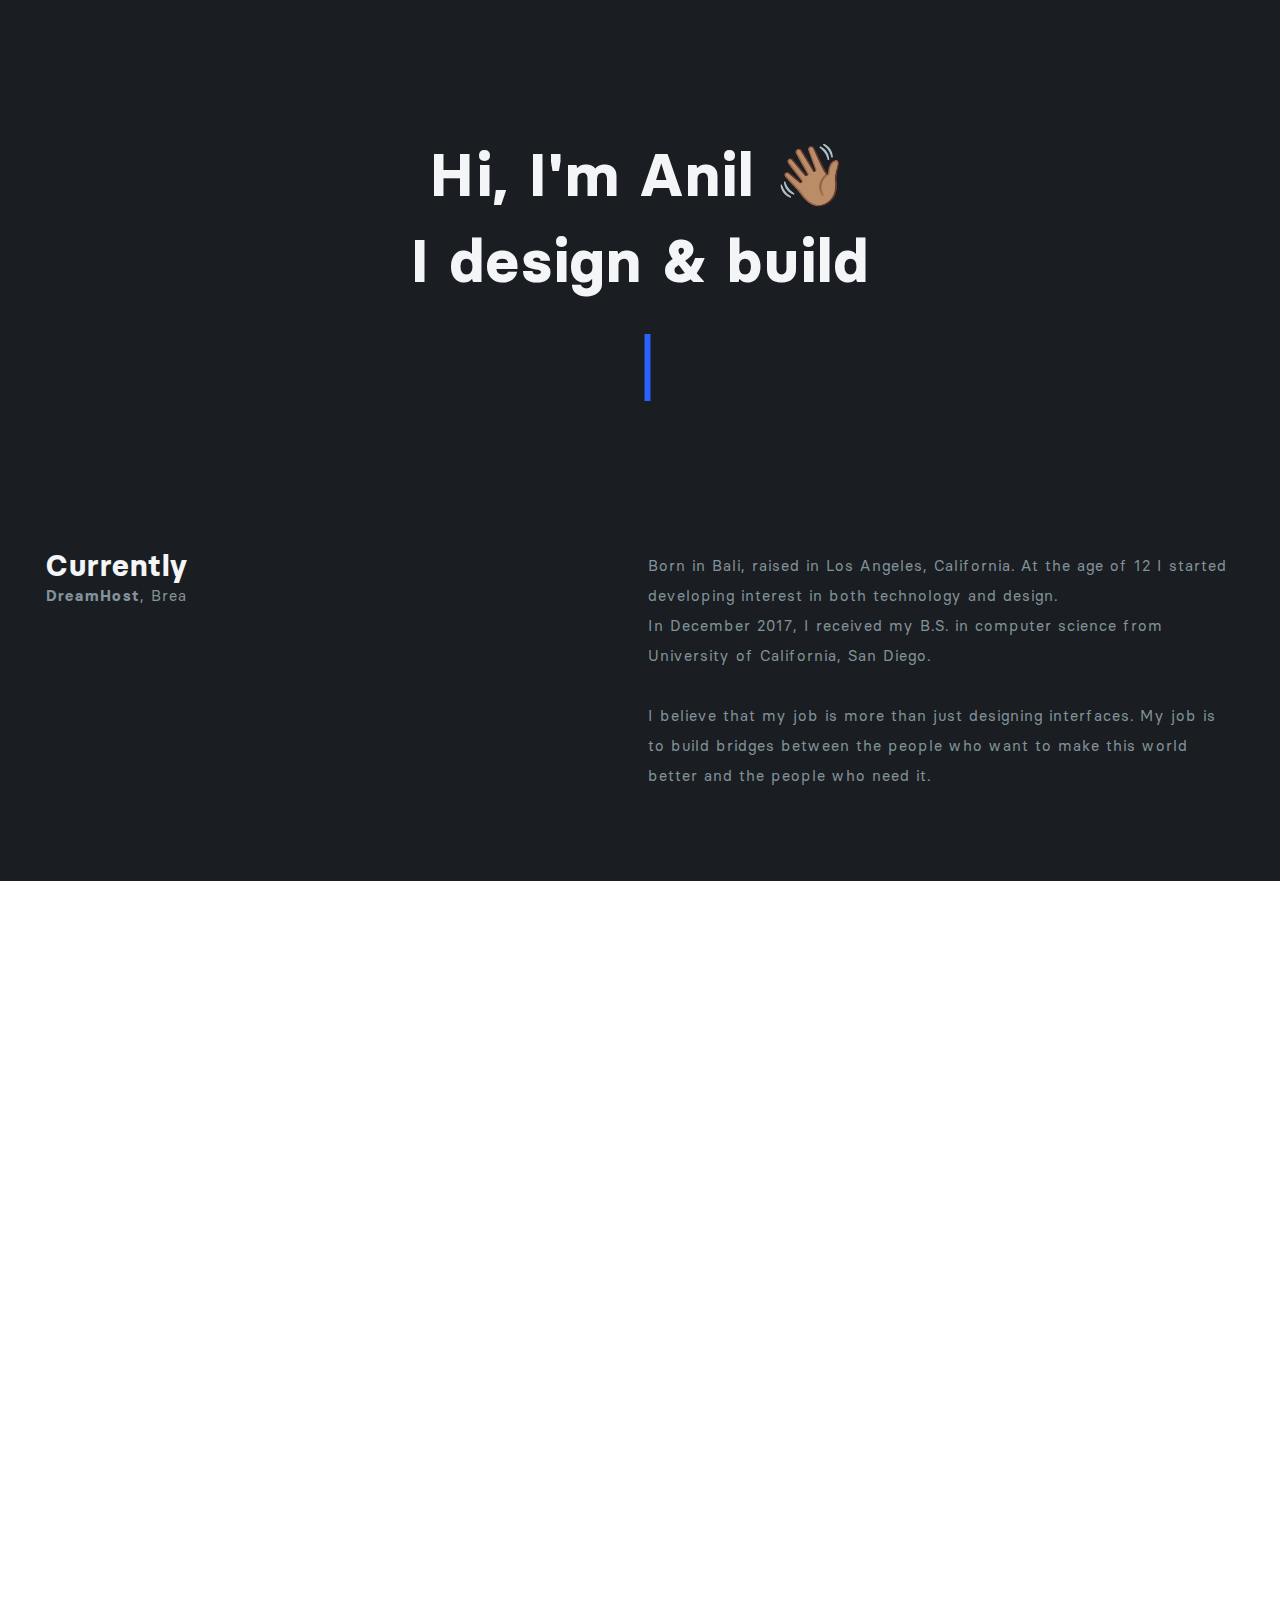
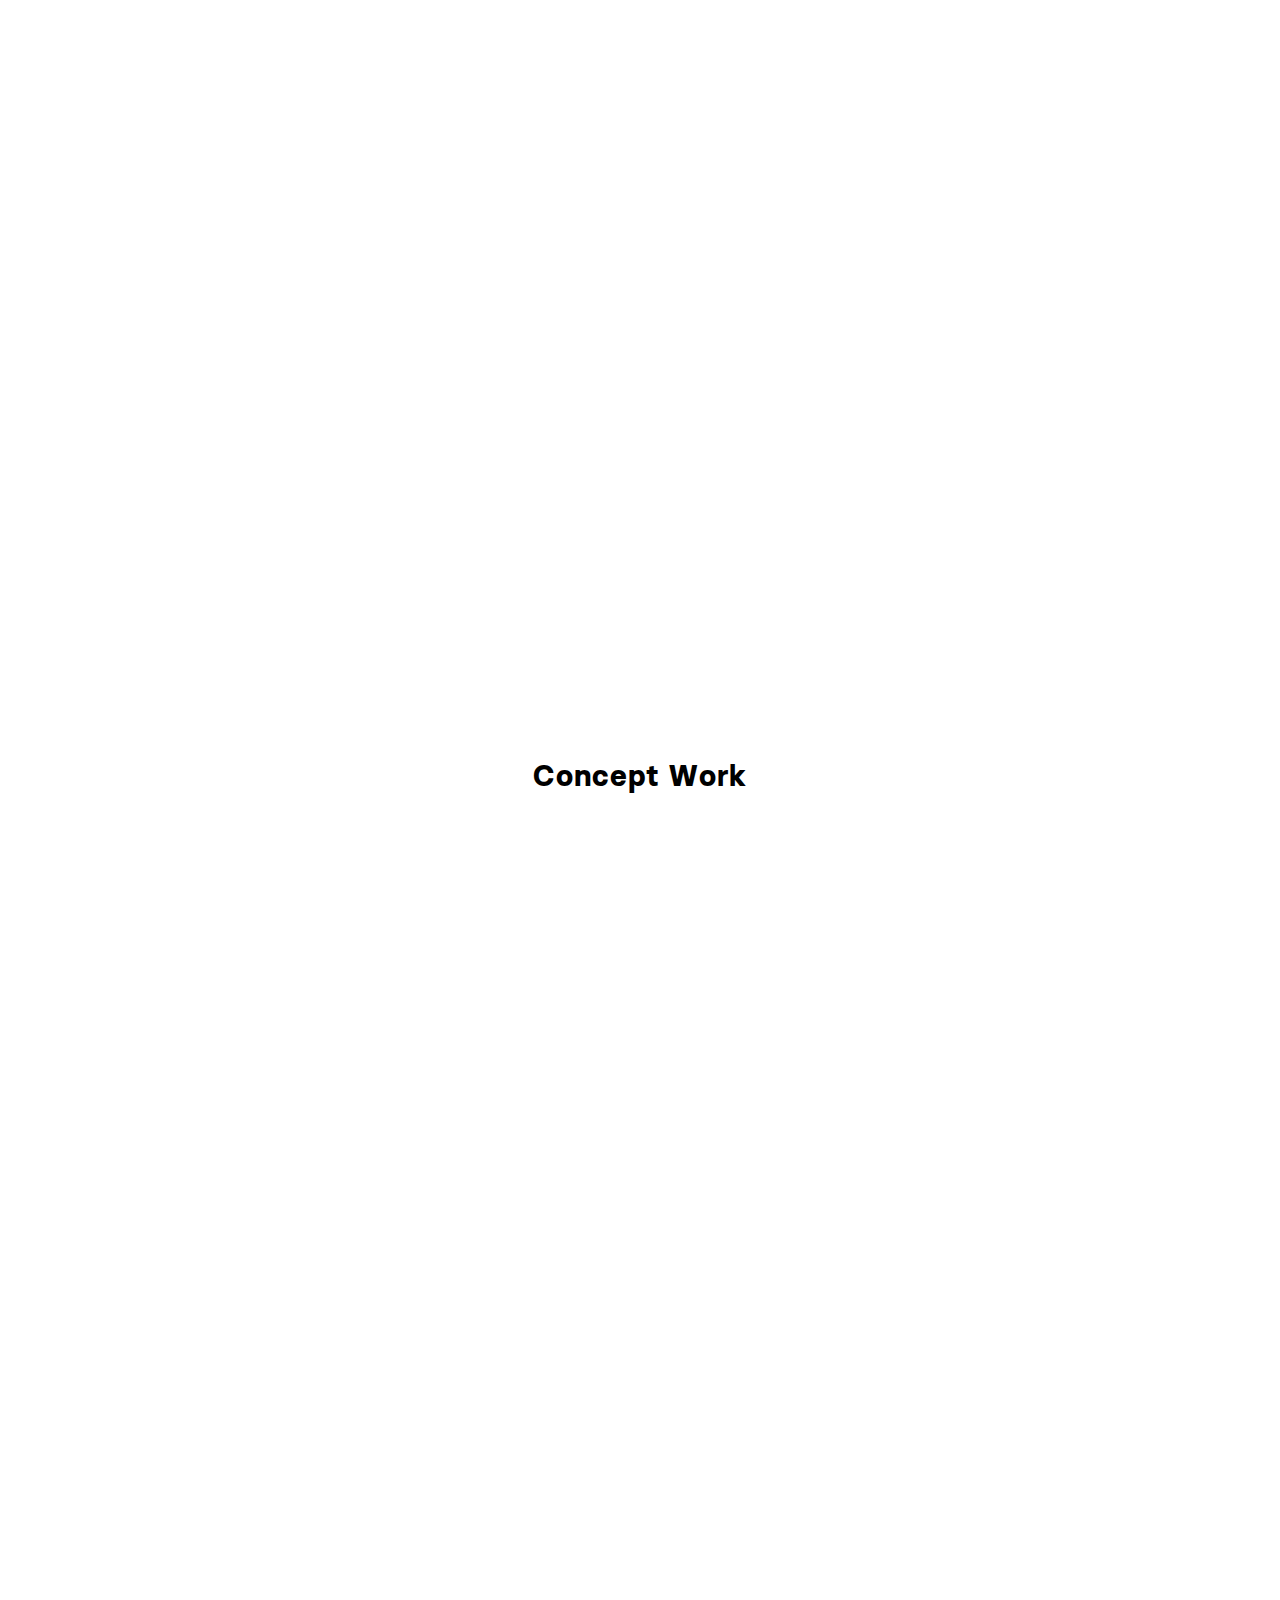
<file: index.html>
<!DOCTYPE html>
<html lang="en">

<head>
  <meta charset="utf-8" />
  <meta name="viewport" content="width=device-width, initial-scale=1, user-scalable=no" />
  <meta http-equiv="x-ua-compatible" content="ie=edge" />
  <title>Anil Jethani</title>
  <!-- Add icon to tab -->
  <link rel="icon" type="image/png" href="./img/asset/icon2.png" />
  <!-- Icons -->
  <link rel="stylesheet" href="https://cdnjs.cloudflare.com/ajax/libs/font-awesome/4.7.0/css/font-awesome.min.css" />
  <!-- font awesome -->
  <link rel="stylesheet" href="https://use.fontawesome.com/releases/v5.0.13/css/all.css"
    integrity="sha384-DNOHZ68U8hZfKXOrtjWvjxusGo9WQnrNx2sqG0tfsghAvtVlRW3tvkXWZh58N9jp" crossorigin="anonymous" />
  <!-- Animate css -->
  <link rel="stylesheet" href="https://cdn.jsdelivr.net/npm/animate.css@3.5.2/animate.min.css"
    integrity="sha384-OHBBOqpYHNsIqQy8hL1U+8OXf9hH6QRxi0+EODezv82DfnZoV7qoHAZDwMwEJvSw" crossorigin="anonymous" />
  <!-- AOS -->
  <link rel="stylesheet" href="https://unpkg.com/aos@next/dist/aos.css" />
  <!-- W3.css -->
  <link rel="stylesheet" href="https://www.w3schools.com/w3css/4/w3.css" />
  <!-- Linking utility.css -->
  <link href="./css/utility.css" type="text/css" rel="stylesheet" />
  <!-- Linking main.css -->
  <link href="./css/main.css" type="text/css" rel="stylesheet" />
  <!-- Match address bar color -->
  <meta name="theme-color" content="#1A1E23" />
</head>

<body>
  <div id="heading" class="center case-block dark">
    <div data-aos="fade">
      <h1 class="" style="padding-bottom: 0.75rem">Hi, I'm Anil 👋🏽</h1>
      <h1 class="">I design & build</h1>
      <h1 class="typed typed-padding"></h1>
    </div>
  </div>

  <div id="about" class="dark">
    <div class="title-container">
      <div class="w3-row-padding">
        <div class="w3-col l6 m6 s12">
          <h3>Currently</h3>
          <p id="title">
            <a style="text-decoration: none" href="https://dreamhost.com" target="_blank">DreamHost</a>, Brea
          </p>
        </div>
        <div id="title" class="w3-col l6 m6 s12">
          <p>
            Born in Bali, raised in Los Angeles, California. At the age of 12
            I started developing interest in both technology and design.
            <br />
            In December 2017, I received my B.S. in computer science from
            University of California, San Diego.

            <br />
            <br />
            I believe that my job is more than just designing interfaces. My
            job is to build bridges between the people who want to make this
            world better and the people who need it.
          </p>
        </div>
      </div>
    </div>
  </div>

  <div id="work">
    <!-- Sererra -->
    <div id="concepts" class="case-block center">
      <div data-aos="fade-up">
        <div class="project-img">
          <img class="w-100 center-object" src="./img/asset/sererra/sererradisplay.png" alt="" />
        </div>
        <div class="project-container">
          <div data-aos="fade-up">
            <h3 class="m-bottom-0">Sererra Webapp Redesign</h3>
            <h5 class="m-top-0">Lead UI/UX Design</h5>
            <p>
              Updating the web experience and bringing a fresh approach to the
              Sererra brand. Launching early 2020.
            </p>
          </div>
        </div>
      </div>
      <div class="btn-margin" data-aos="fade-up">
        <a class="btn-primary" href="mailto:ajethani11@gmail.com">Request to View</a>
      </div>
    </div>

    <!-- Cars Direct -->
    <div class="case-block">
      <div class="project-container-flex">
        <!-- image -->
        <div class="">
          <img class="w-100" src="./img/asset/carsdirect/carsdirectdisplay4.png" alt="" data-aos="fade-up" />
        </div>
        <!-- description -->
        <div>
          <div data-aos="fade-up">
            <a href="https://carsdirect.com" style="text-decoration: none" target="_blank">
              <h3 class="m-bottom-0">CarsDirect.com</h3>
            </a>
            <h5 class="m-top-0 m-bottom-2">UI/UX Design</h5>
            <p>
              An American online automotive research portal and car buying
              service. I implemented an on-the-go feature where user can enter
              the VIN, mileage, price of the car and base on that we can
              inform the user whether the car is worth buying.
            </p>
          </div>
          <div class="btn-margin" data-aos="fade-up">
            <a href="/carsdirect.html" target="_blank" class="btn-primary">
              Read case study
            </a>
          </div>
        </div>
      </div>
    </div>

    <!-- ShareDrobe -->
    <div class="case-block">
      <div class="project-container-flex">
        <!-- image -->
        <div class="">
          <img class="w-100" src="./img/asset/sharedrobe/sharedrobemainpage.png" alt="" data-aos="fade-up" />
        </div>
        <!-- description -->
        <div>
          <div data-aos="fade-up">
            <h3 class="m-bottom-0">ShareDrobe</h3>
            <h5 class="m-top-0 m-bottom-2">Product Design</h5>
            <p>
              Clothing rental app design concept where users can rent or lend
              clothes at an affordable price. ShareDrobe was conceptualized
              during my time at UC San Diego.
            </p>
          </div>
          <div class="btn-margin" data-aos="fade-up">
            <a href="/sharedrobe.html" target="_blank" class="btn-primary">
              Read case study
            </a>
          </div>
        </div>
      </div>
    </div>

    <!-- CRAVINGS -->
    <div class="case-block center">
      <div data-aos="fade-up">
        <div class="project-img">
          <img class="w-100 center-object" src="./img/asset/cravings/cravingsdisplay.png" alt="" />
        </div>
        <div class="project-container">
          <div data-aos="fade-up">
            <h4 class="m-bottom-0">CRAVINGS</h4>
            <h5 class="m-top-0">UI/UX Design</h5>
            <p>
              A concept app inspired by Crissy Tiegen's Cravings cookbook.
            </p>
          </div>
        </div>
      </div>
      <div class="btn-margin" data-aos="fade-up">
        <a class="btn-primary">COMING SOON</a>
      </div>
    </div>

    <!-- FINALS CALCULATOR -->
    <div class="case-block">
      <div class="w3-row-padding" data-aos="fade-up">
        <div class="w3-col l6 m6 s12">
          <img class="w-100" style="border-radius: 2rem" src="./img/asset/finalscalc/finalscalc.png" alt=""
            data-aos="fade-up" />
        </div>
        <div class="desc-container">
          <div id="finalscalc" class="w3-col l6 m6 s12">
            <div data-aos="fade-up">
              <h3>Finals Calculator</h3>
              <h5>Android App</h5>
              <p>
                Finals Calculator is a fast and minimalistic material design
                calculator students to easily calculate the grades they need
                to achieve the grades they want in their finals.
              </p>
            </div>
            <div class="btn-margin" data-aos="fade-up">
              <a href="https://play.google.com/store/apps/details?id=com.vanillanil.finalscalculator" target="_blank"
                class="btn-primary">
                Google play store
              </a>
            </div>
          </div>
        </div>
      </div>
    </div>

    <!-- new finals calculator -->
    <!-- <div class="case-block">
      <div class="project-container-flex">
        <div style="">
          <img class="w-100" src="./img/asset/finalscalc/finalscalc.png" alt="" data-aos="fade-up">
        </div>
        <div class="">
          <div data-aos="fade-up">
            <h3 class="m-bottom-0">Finals Calculator</h3>
            <h5 class="m-top-0 m-bottom-2">Android App</h5>
            <p>
              Finals Calculator is a fast and minimalistic material design calculator
              students to easily calculate the grades they need to achieve the grades
              they want in their finals.
            </p>
          </div>
          <div class="btn-margin" data-aos="fade-up">
            <a href="https://play.google.com/store/apps/details?id=com.vanillanil.finalscalculator" target="_blank" class="btn-primary">
              Google play store
            </a>
          </div>
        </div>
      </div>
    </div> -->
  </div>

  <!-- CONCEPT WORK -->
  <div id="concepts" class="case-block center">
    <h2>Concept Work</h2>
    <!-- AUDI -->
    <div data-aos="fade-up">
      <div class="project-img">
        <img class="w-100 center-object" src="./img/asset/audi/AudiDisplay.png" alt="" />
      </div>
      <div class="project-container">
        <div data-aos="fade-up">
          <h4>AUDI CONNECT</h4>
          <p>
            A concept app exploring the future connectivity for the Audi
            E-tron GT.
          </p>
        </div>
      </div>
    </div>
    <div class="btn-margin" data-aos="fade-up">
      <a class="btn-primary">COMING SOON</a>
    </div>
  </div>

  <!-- FOOTER -->
  <div class="case-block-small center">
    <a class="social-links" target="_blank" title="Twitter" href="https://twitter.com/anilj_">
      <i class="fab fa-twitter"></i>
    </a>
    <a class="social-links" target="_blank" title="LinkedIn" href="https://www.linkedin.com/in/aniljethani/">
      <i class="fab fa-linkedin"></i>
    </a>
    <a class="social-links" target="_blank" title="Dribbble" href="https://dribbble.com/ajethani">
      <i class="fab fa-dribbble"></i>
    </a>
  </div>

  <script type="text/javascript" src="./js/navbar.js"></script>
  <script type="text/javascript" src="./js/typed.js"></script>
  <script type="text/javascript">
    var typed = new Typed(".typed", {
      strings: [
        "user interfaces",
        "web applications",
        "wireframes",
        "prototypes",
      ],
      typeSpeed: 100,
      backSpeed: 50,
      startDelay: 1000,
      backDelay: 1500,
      smartBackspace: true, // this is a default

      showCursor: true,
      cursorChar: "|",
      autoInsertCss: true,

      loop: true,
    });
  </script>
  <script src="https://unpkg.com/aos@next/dist/aos.js"></script>
  <script>
    AOS.init({
      // Global settings:
      disable: false, // accepts following values: 'phone', 'tablet', 'mobile', boolean, expression or function
      startEvent: "DOMContentLoaded", // name of the event dispatched on the document, that AOS should initialize on
      initClassName: "aos-init", // class applied after initialization
      animatedClassName: "aos-animate", // class applied on animation
      useClassNames: false, // if true, will add content of `data-aos` as classes on scroll
      disableMutationObserver: false, // disables automatic mutations' detections (advanced)
      debounceDelay: 50, // the delay on debounce used while resizing window (advanced)
      throttleDelay: 99, // the delay on throttle used while scrolling the page (advanced)

      // Settings that can be overridden on per-element basis, by `data-aos-*` attributes:
      offset: 120, // offset (in px) from the original trigger point
      delay: 0, // values from 0 to 3000, with step 50ms
      duration: 700, // values from 0 to 3000, with step 50ms
      easing: "ease", // default easing for AOS animations
      once: true, // whether animation should happen only once - while scrolling down
      mirror: false, // whether elements should animate out while scrolling past them
      anchorPlacement: "top-bottom", // defines which position of the element regarding to window should trigger the animation
    });
  </script>
</body>

</html>
</file>
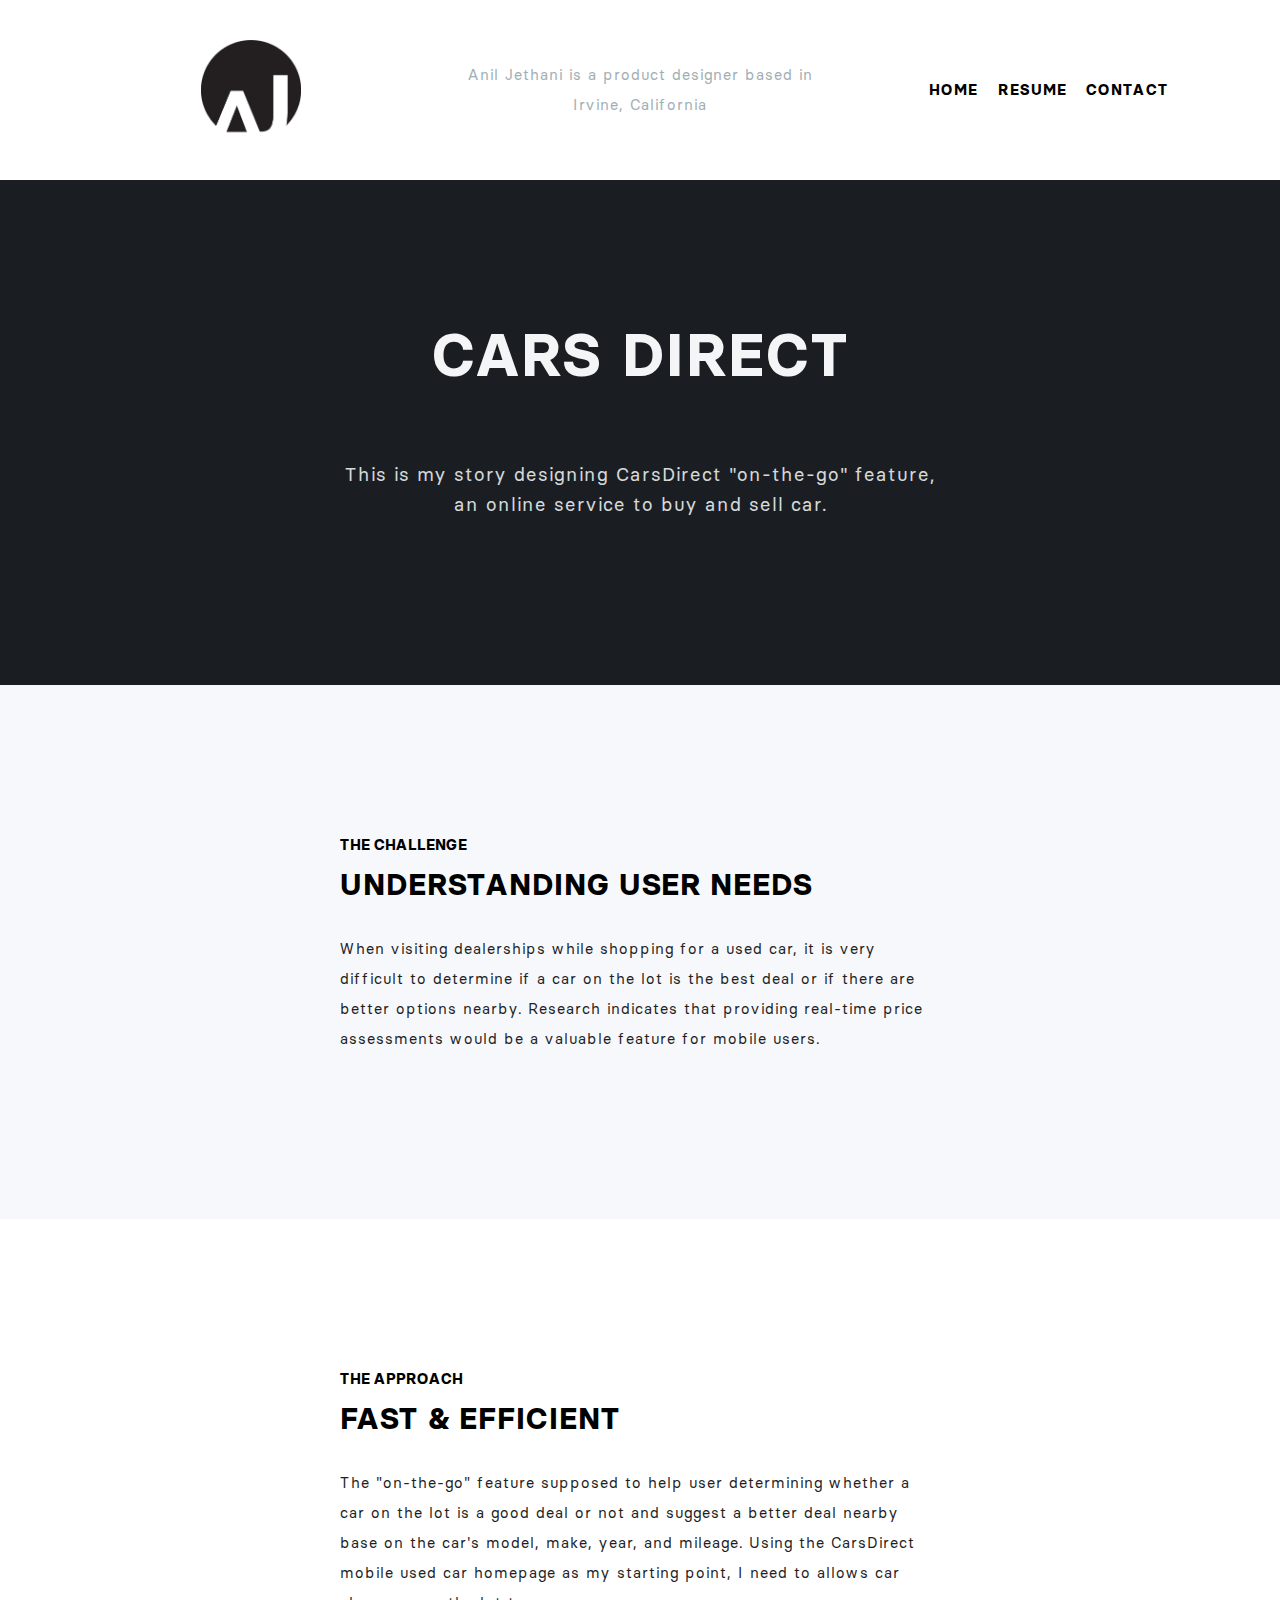
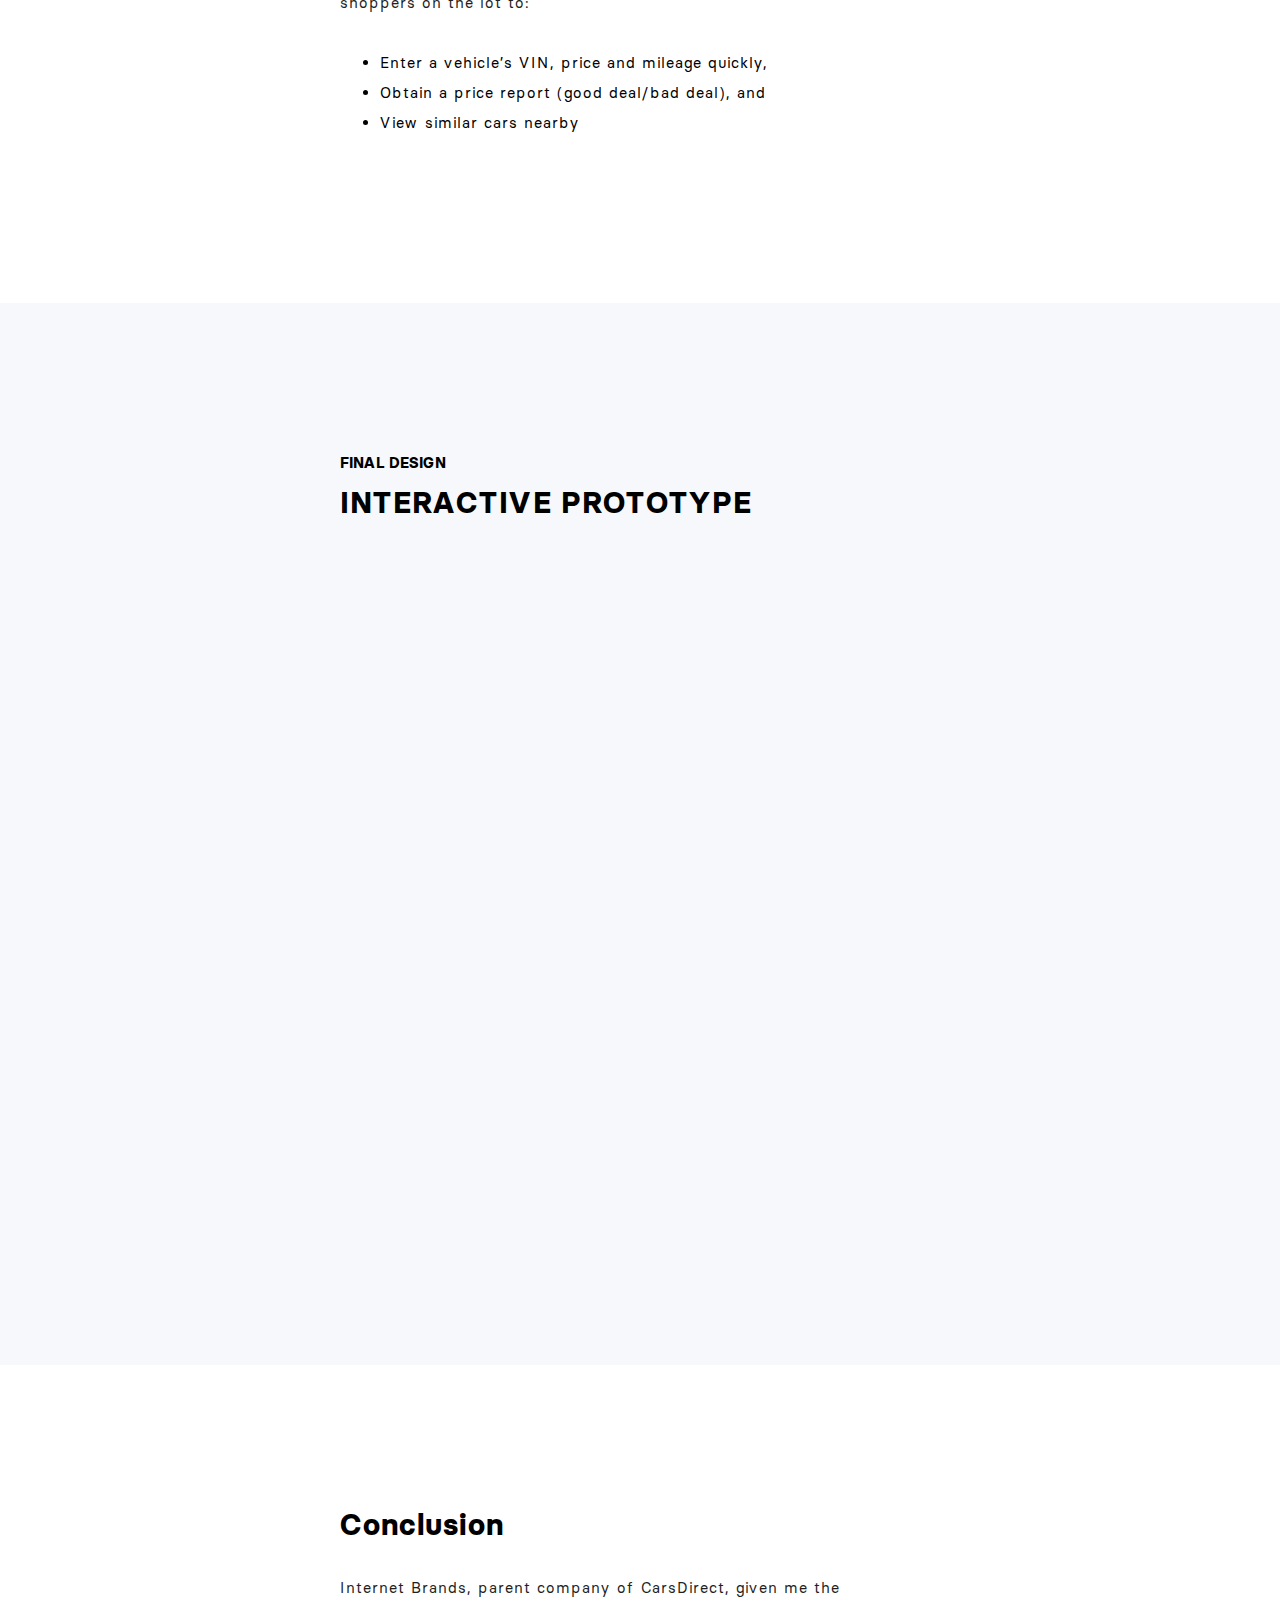
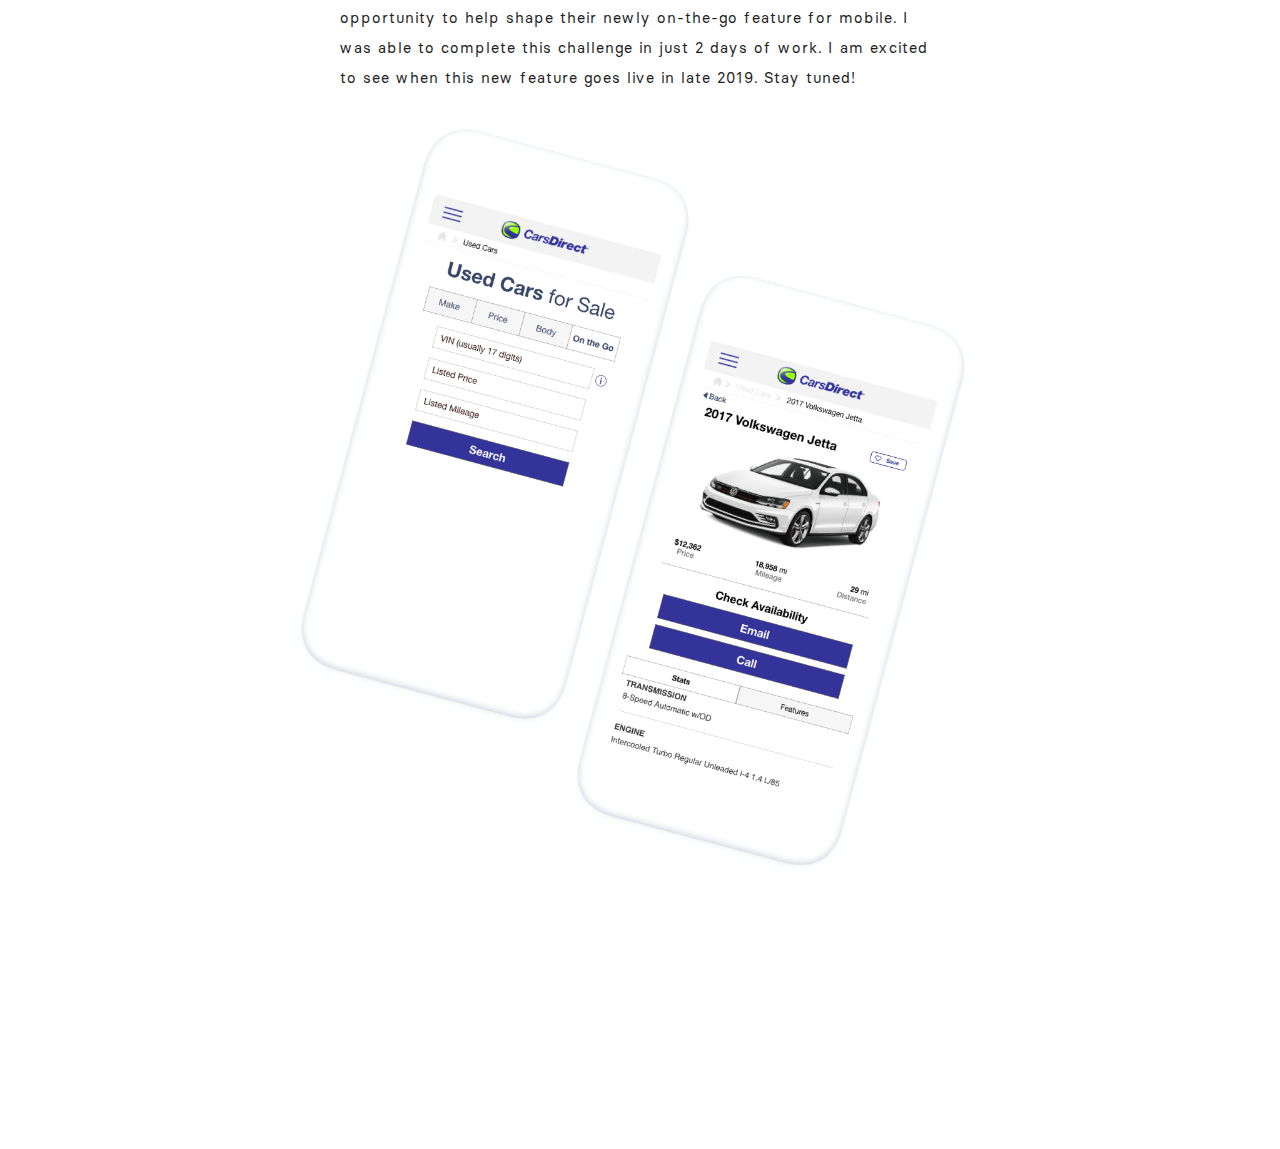
<file: carsdirect.html>
<!DOCTYPE html>
<html lang="en">

<head>
  <meta charset="utf-8">
  <meta name="viewport" content="width=device-width, initial-scale=1, user-scalable=no">
  <meta http-equiv="x-ua-compatible" content="ie=edge">
  <title>CarsDirect- Anil Jethani</title>
  <!-- Add icon to tab -->
  <link rel="icon" type="image/png" href="./img/asset/icon2.png" />
  <!-- W3.css -->
  <link rel="stylesheet" href="https://www.w3schools.com/w3css/4/w3.css">
  <!-- Icons -->
  <link rel="stylesheet" href="https://cdnjs.cloudflare.com/ajax/libs/font-awesome/4.7.0/css/font-awesome.min.css">
  <!-- font awesome -->
  <link rel="stylesheet" href="https://use.fontawesome.com/releases/v5.0.13/css/all.css" integrity="sha384-DNOHZ68U8hZfKXOrtjWvjxusGo9WQnrNx2sqG0tfsghAvtVlRW3tvkXWZh58N9jp" crossorigin="anonymous">
  <!-- Animate css -->
  <link rel="stylesheet" href="https://cdnjs.cloudflare.com/ajax/libs/animate.css/3.5.2/animate.min.css">
  <link rel="stylesheet" href="https://cdn.jsdelivr.net/npm/animate.css@3.5.2/animate.min.css">
  <link rel="stylesheet" href="https://cdn.jsdelivr.net/npm/animate.css@3.5.2/animate.min.css" integrity="sha384-OHBBOqpYHNsIqQy8hL1U+8OXf9hH6QRxi0+EODezv82DfnZoV7qoHAZDwMwEJvSw" crossorigin="anonymous">
  <!-- Linking main.css -->
  <link href="./css/main.css" type="text/css" rel="stylesheet" />
  <!-- Linking utility.css -->
  <link href="./css/utility.css" type="text/css" rel="stylesheet" />
  <!-- Match address bar color -->
  <meta name="theme-color" content="#1A1E23" />
</head>

<body>
  <!-- new navbar -->
  <div class="navbar-container">
    <div class="navbar">
      <!-- icon -->
      <div class="logo">
        <a href="/index.html">
          <img src="./img/asset/icon2.png" alt="icon">
        </a>
      </div>
      <!-- description -->
      <div class="p-x-2 description">
        <p>Anil Jethani is a product designer based in Irvine, California</p>
      </div>
      <!-- links -->
      <div class="nav-links">
        <ul>
          <li><a class="p-x-1" href="/index.html">HOME</a></li>
          <li><a class="p-x-1" href="https://drive.google.com/file/d/1HHV6qZ18PT-m5Zz0cCXQutn6c1s_WVTb/view?usp=sharing" target="_blank">RESUME</a></li>
          <li><a class="p-x-1" href="mailto:ajethani11@gmail.com" target="_blank">CONTACT</a></li>
        </ul>
      </div>
    </div>
  </div>

  <div id="intro" class="center case-block dark">
    <h1>CARS DIRECT</h1>
    <div class="project-container">
      <p>This is my story designing CarsDirect "on-the-go" feature, an online
        service to buy and sell car.</p>
    </div>
  </div>

  <div id="challenge" class="case-block mid">
    <div class="project-container">
      <h5>THE CHALLENGE</h5>
      <h2>UNDERSTANDING USER NEEDS</h2>
      <p>
        When visiting dealerships while shopping for a used car, it is very difficult
        to determine if a car on the lot is the best deal or if there are better
        options nearby. Research indicates that providing real-time price
        assessments would be a valuable feature for mobile users.
      </p>
    </div>
  </div>

  <div id="approach" class="case-block ">
    <div class="project-container">
      <h5>THE APPROACH</h5>
      <h2>FAST & EFFICIENT</h2>
      <p>
        The "on-the-go" feature supposed to help user determining whether a car
        on the lot is a good deal or not and suggest a better deal nearby base
        on the car's model, make, year, and mileage. Using the CarsDirect mobile
        used car homepage as my starting point, I need to allows car shoppers on
        the lot to:
        <ul>
          <li>Enter a vehicle’s VIN, price and mileage quickly,</li>
          <li>Obtain a price report (good deal/bad deal), and </li>
          <li>View similar cars nearby</li>
        </ul>
      </p>
    </div>
  </div>

  <div id="interactive-proto" class="case-block mid">
    <div class="project-container">
      <h5>FINAL DESIGN</h5>
      <h2>INTERACTIVE PROTOTYPE</h2>
    </div>
    <div class=" d-flex">
      <div class="w3-col d-flex">
        <iframe class="center-object" width="375" height="667" src="https://xd.adobe.com/embed/c9bedcfb-a1f7-4c18-66f3-ac6c4f7cd9a9-bf8f/?fullscreen" frameborder="0"></iframe>
      </div>
    </div>
  </div>

  <div id="conclusion" class="case-block">
    <div class="project-container">
      <h2>Conclusion</h2>
      <p>
        Internet Brands, parent company of CarsDirect, given me the opportunity to
        help shape their newly on-the-go feature for mobile. I
        was able to complete this challenge in just 2 days of work. I am excited to
        see when this new feature goes live in late 2019. Stay tuned!
      </p>
    </div>
    <div class="project-img">
      <img class="w-100" src="./img/asset/carsdirect/carsdirectdisplay4.png" alt="">
    </div>
  </div>

  <!-- FOOTER -->
  <div class="case-block-small center">
    <a class="social-links" target="_blank" title="Twitter" href="https://twitter.com/">
      <i class="fab fa-twitter"></i>
    </a>
    <a class="social-links" target="_blank" title="LinkedIn" href="https://www.linkedin.com/in/aniljethani/">
      <i class="fab fa-linkedin"></i>
    </a>
    <a class="social-links" target="_blank" title="Dribbble" href="https://dribbble.com/ajethani">
      <i class="fab fa-dribbble"></i></i>
    </a>
  </div>

</body>

</html>
</file>
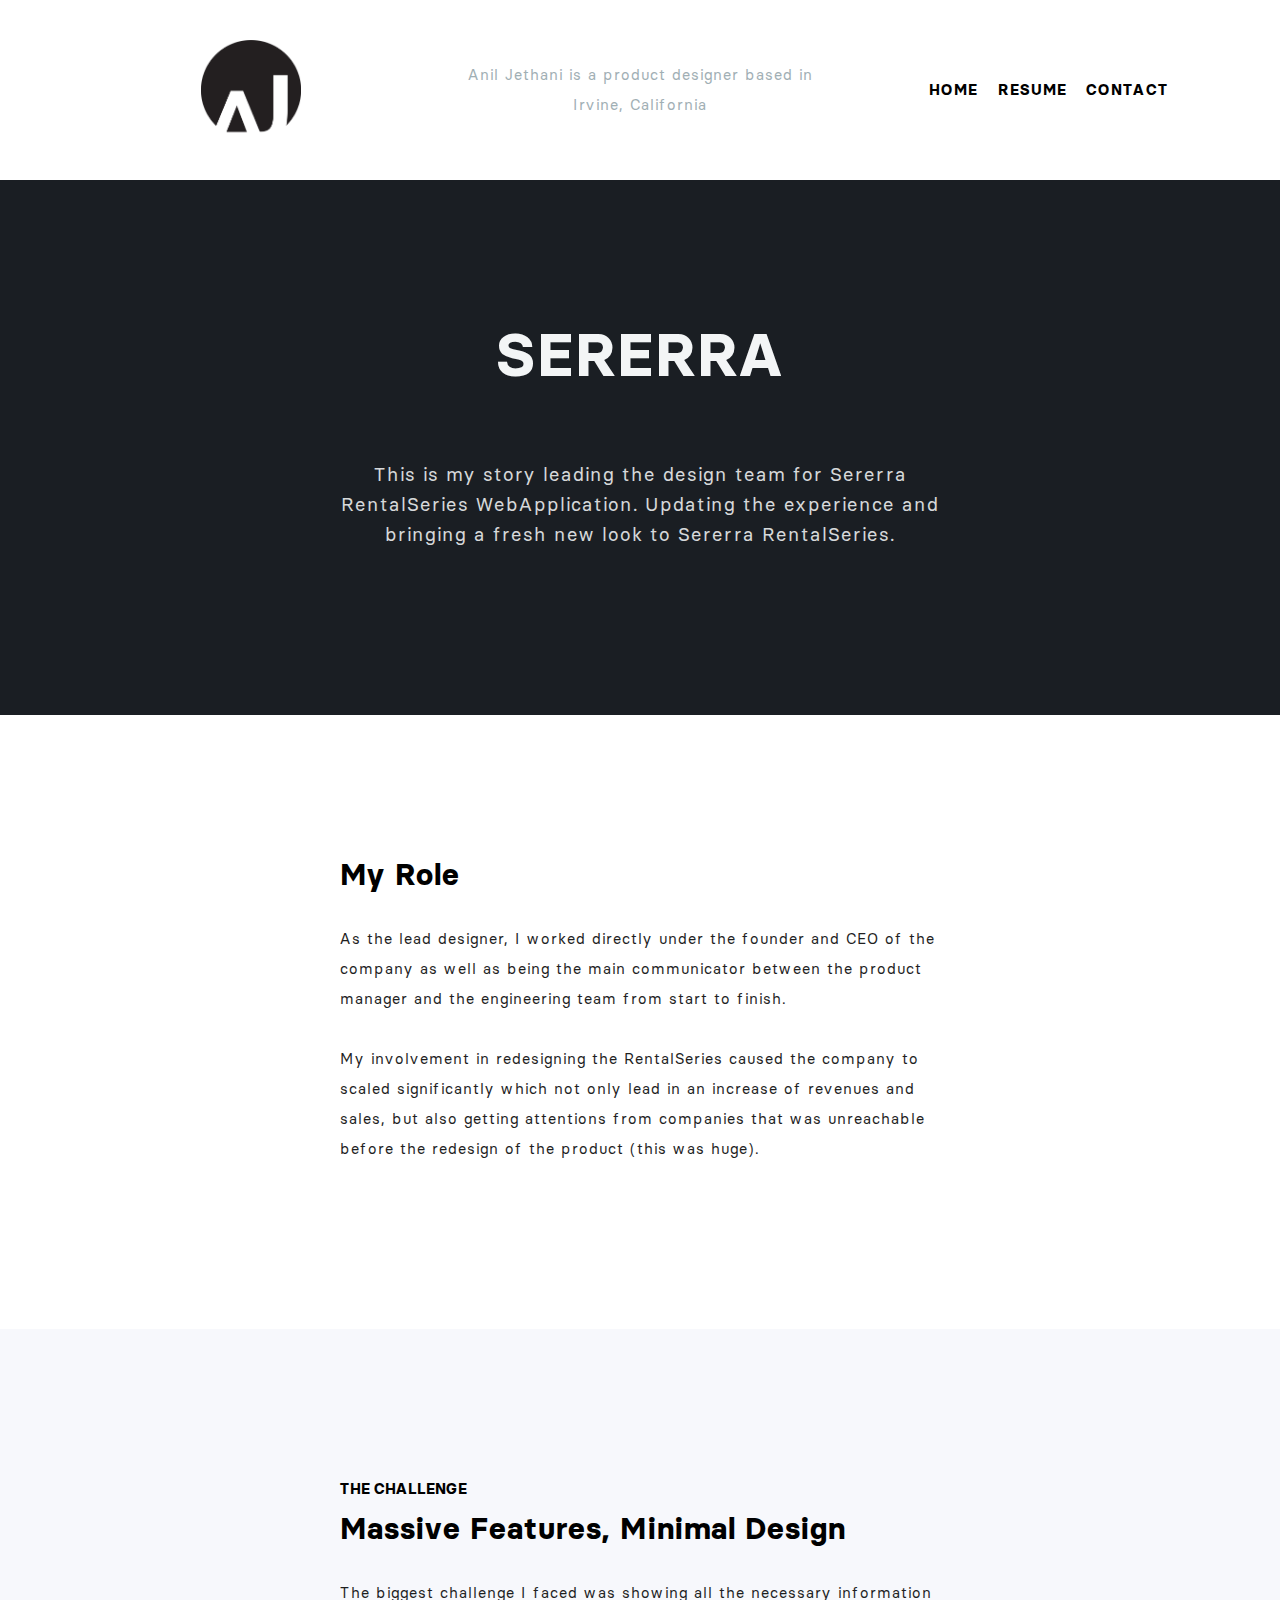
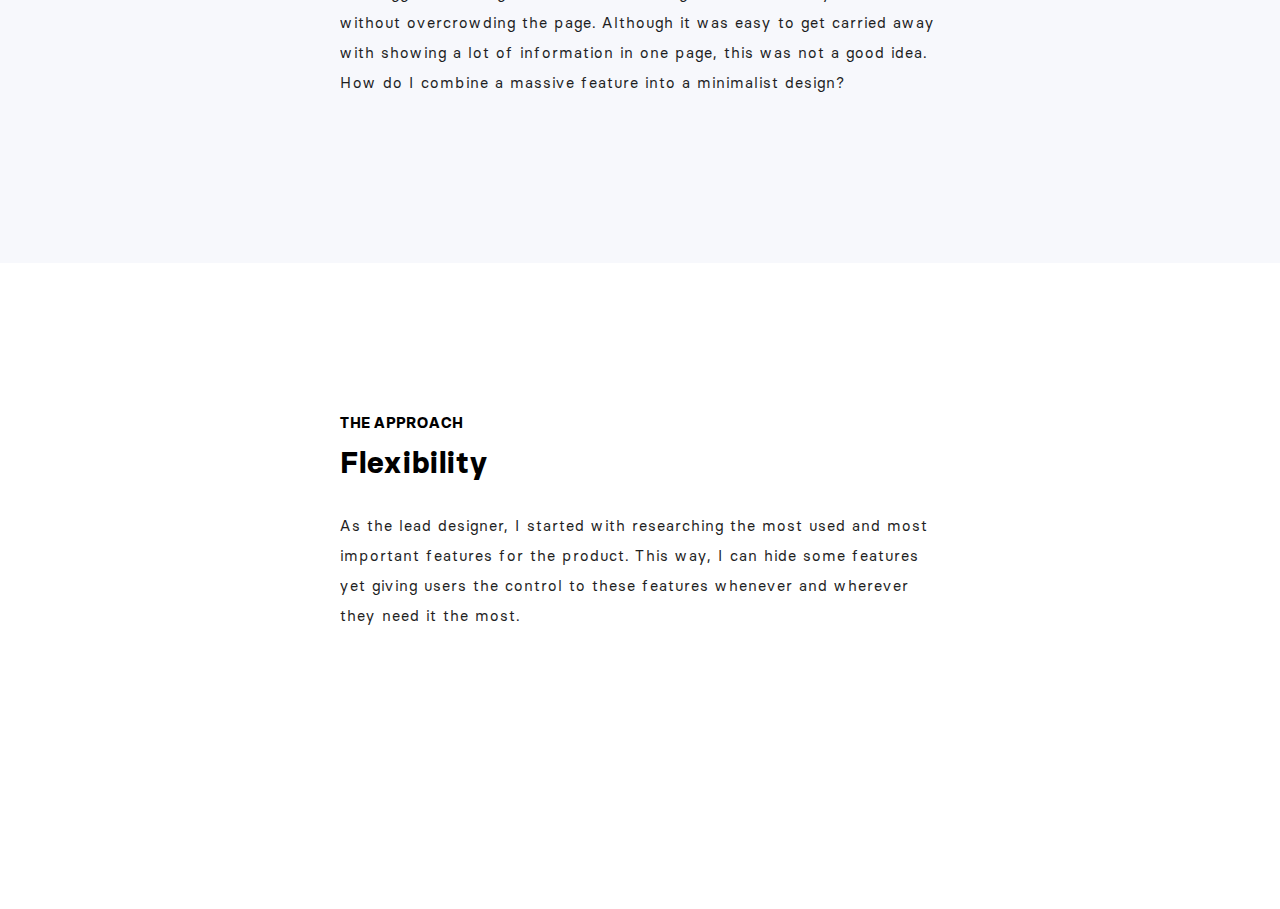
<file: sererra.html>
<!DOCTYPE html>
<html lang="en">

<head>
  <meta charset="utf-8">
  <meta name="viewport" content="width=device-width, initial-scale=1, user-scalable=no">
  <meta http-equiv="x-ua-compatible" content="ie=edge">
  <title>Sererra- Anil Jethani</title>
  <!-- Add icon to tab -->
  <link rel="icon" type="image/png" href="./img/asset/icon2.png" />
  <!-- W3.css -->
  <link rel="stylesheet" href="https://www.w3schools.com/w3css/4/w3.css">
  <!-- Icons -->
  <link rel="stylesheet" href="https://cdnjs.cloudflare.com/ajax/libs/font-awesome/4.7.0/css/font-awesome.min.css">
  <!-- font awesome -->
  <link rel="stylesheet" href="https://use.fontawesome.com/releases/v5.0.13/css/all.css" integrity="sha384-DNOHZ68U8hZfKXOrtjWvjxusGo9WQnrNx2sqG0tfsghAvtVlRW3tvkXWZh58N9jp" crossorigin="anonymous">
  <!-- Animate css -->
  <link rel="stylesheet" href="https://cdnjs.cloudflare.com/ajax/libs/animate.css/3.5.2/animate.min.css">
  <link rel="stylesheet" href="https://cdn.jsdelivr.net/npm/animate.css@3.5.2/animate.min.css">
  <link rel="stylesheet" href="https://cdn.jsdelivr.net/npm/animate.css@3.5.2/animate.min.css" integrity="sha384-OHBBOqpYHNsIqQy8hL1U+8OXf9hH6QRxi0+EODezv82DfnZoV7qoHAZDwMwEJvSw" crossorigin="anonymous">
  <!-- Linking main.css -->
  <link href="./css/main.css" type="text/css" rel="stylesheet" />
  <!-- Linking utility.css -->
  <link href="./css/utility.css" type="text/css" rel="stylesheet" />
  <!-- Match address bar color -->
  <meta name="theme-color" content="#1A1E23" />
</head>

<body>
  <!-- new navbar -->
  <div class="navbar-container">
    <div class="navbar">
      <!-- icon -->
      <div class="logo">
        <a href="/index.html">
          <img src="./img/asset/icon2.png" alt="icon">
        </a>
      </div>
      <!-- description -->
      <div class="p-x-2 description">
        <p>Anil Jethani is a product designer based in Irvine, California</p>
      </div>
      <!-- links -->
      <div class="nav-links">
        <ul>
          <li><a class="p-x-1" href="/index.html">HOME</a></li>
          <li><a class="p-x-1" href="https://drive.google.com/open?id=12SIiymYFJgBL7pnhGi4rt2UyOEe0UyWE" target="_blank">RESUME</a></li>
          <li><a class="p-x-1" href="mailto:ajethani11@gmail.com" target="_blank">CONTACT</a></li>
        </ul>
      </div>
    </div>
  </div>

  <div id="intro" class="center case-block dark">
    <h1>SERERRA</h1>
    <div class="project-container">
      <p>
        This is my story leading the design team for Sererra RentalSeries WebApplication.
        Updating the experience and bringing a fresh new look to Sererra RentalSeries.
      </p>
    </div>
  </div>

  <div class="case-block">
    <div class="project-container">
      <h2>My Role</h2>
      <p>
        As the lead designer, I worked directly under the founder and CEO of the company
        as well as being the main communicator between the product manager and the engineering
        team from start to finish. <br><br>My involvement in redesigning the RentalSeries caused
        the company to scaled significantly which not only lead in an increase of revenues and
        sales, but also getting attentions from companies that was unreachable before the redesign
        of the product (this was huge).
      </p>
    </div>
  </div>

  <div class="case-block mid">
    <div class="project-container">
      <h5>THE CHALLENGE</h5>
      <h2>Massive Features, Minimal Design</h2>
      <p>
        The biggest challenge I faced was showing all the necessary information
        without overcrowding the page. Although it was easy to get carried away
        with showing a lot of information in one page, this was not a good idea.
        How do I combine a massive feature into a minimalist design?
      </p>
    </div>
  </div>

  <div class="case-block">
    <div class="project-container">
      <h5>THE APPROACH</h5>
      <h2>Flexibility</h2>
      <p>
        As the lead designer, I started with researching the most used and most
        important features for the product. This way, I can hide some features yet
        giving users the control to these features whenever and wherever they
        need it the most.
      </p>
    </div>
  </div>

  <!-- FOOTER -->
  <div class="case-block-small center ">
    <a class="social-links" target="_blank" title="Twitter" href="https://twitter.com/anilj_">
      <i class="fab fa-twitter"></i>
    </a>
    <a class="social-links" target="_blank" title="LinkedIn" href="https://www.linkedin.com/in/aniljethani/">
      <i class="fab fa-linkedin"></i>
    </a>
    <a class="social-links" target="_blank" title="Dribbble" href="https://dribbble.com/ajethani">
      <i class="fab fa-dribbble"></i></i>
    </a>
  </div>

</body>


</html>
</file>
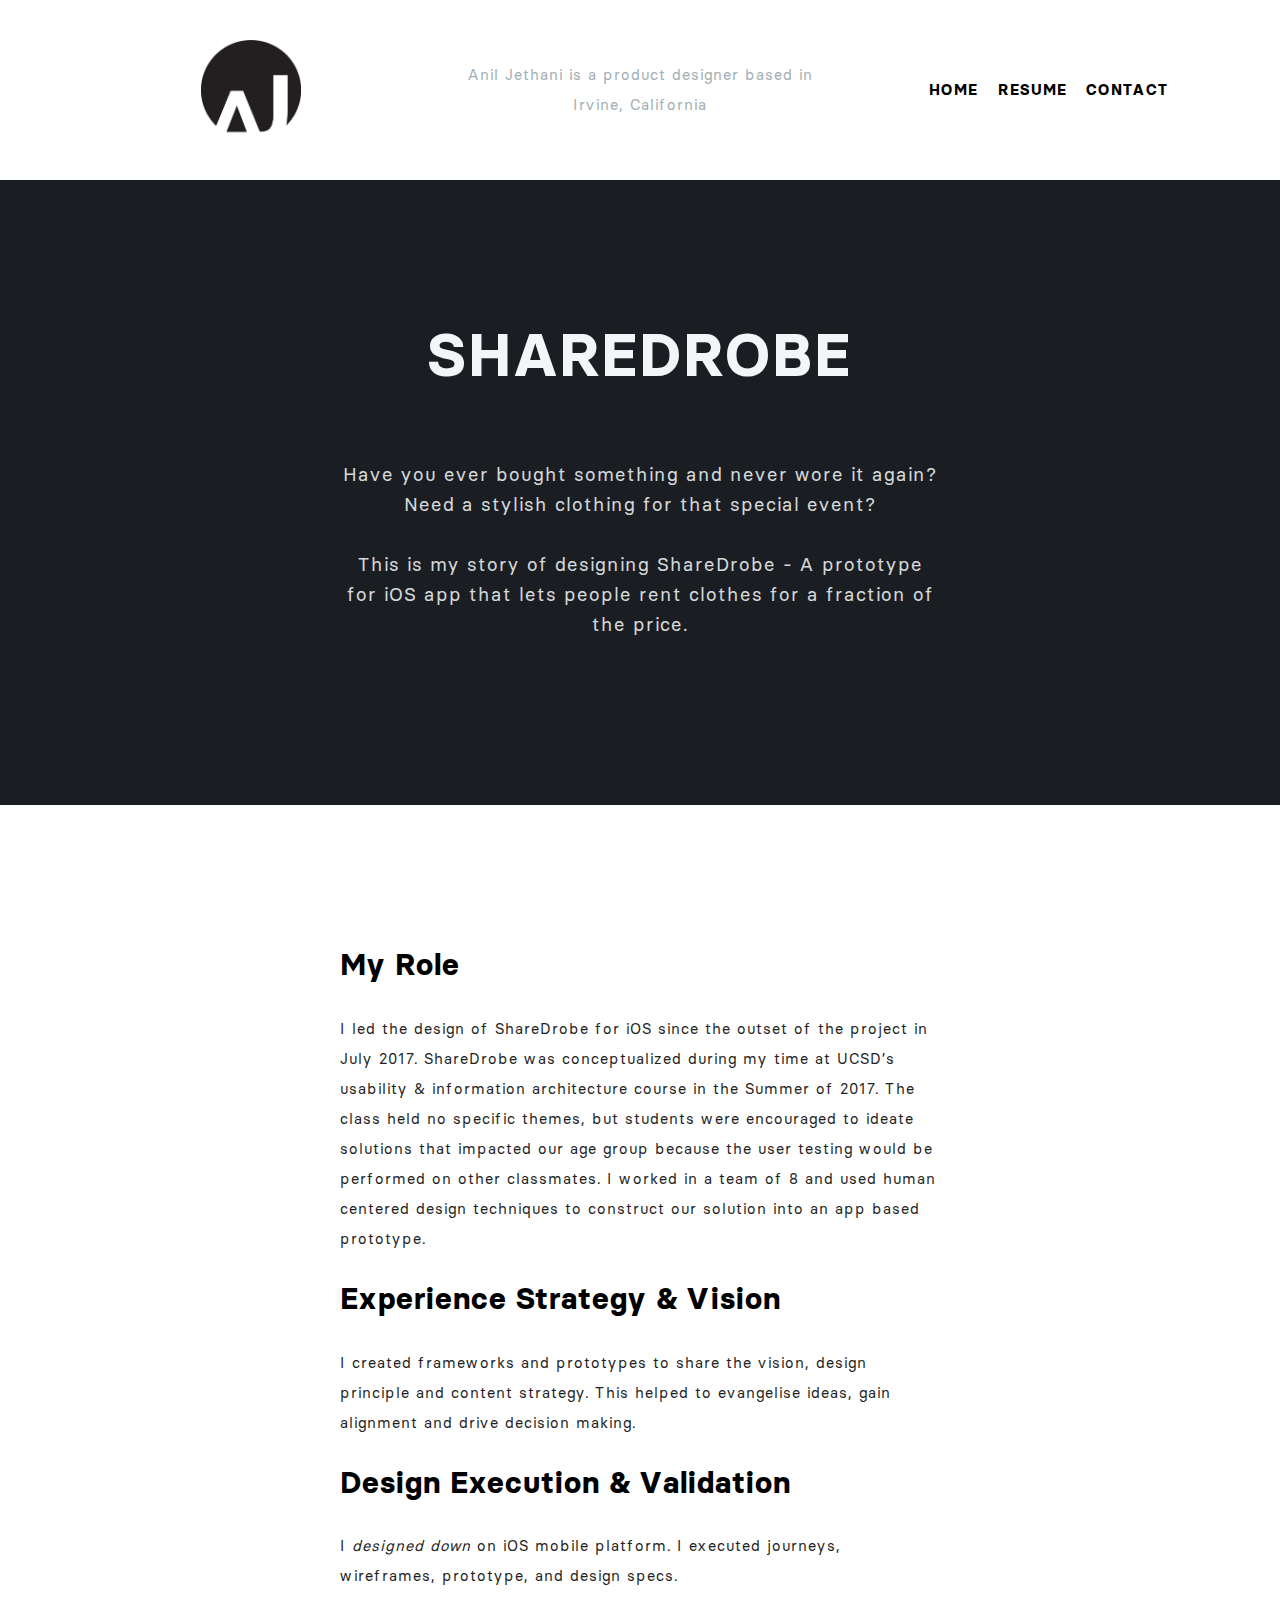
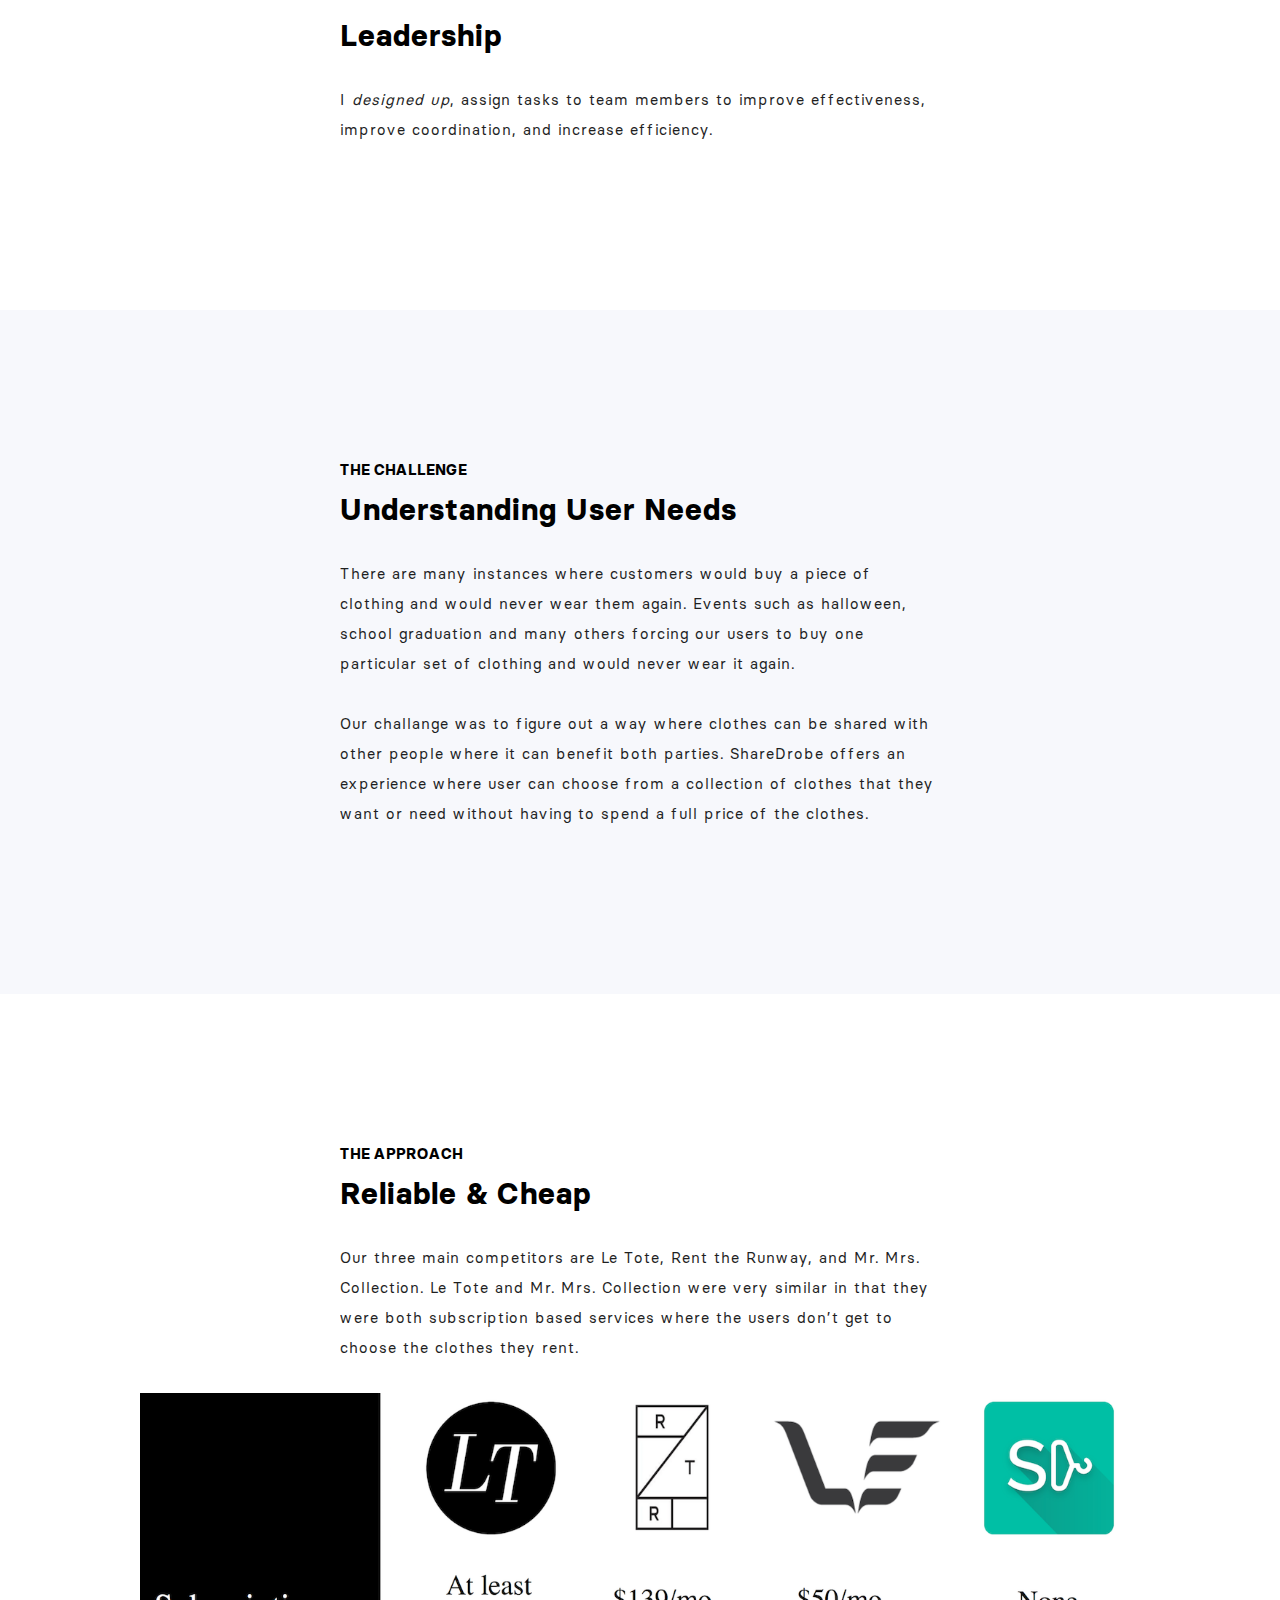
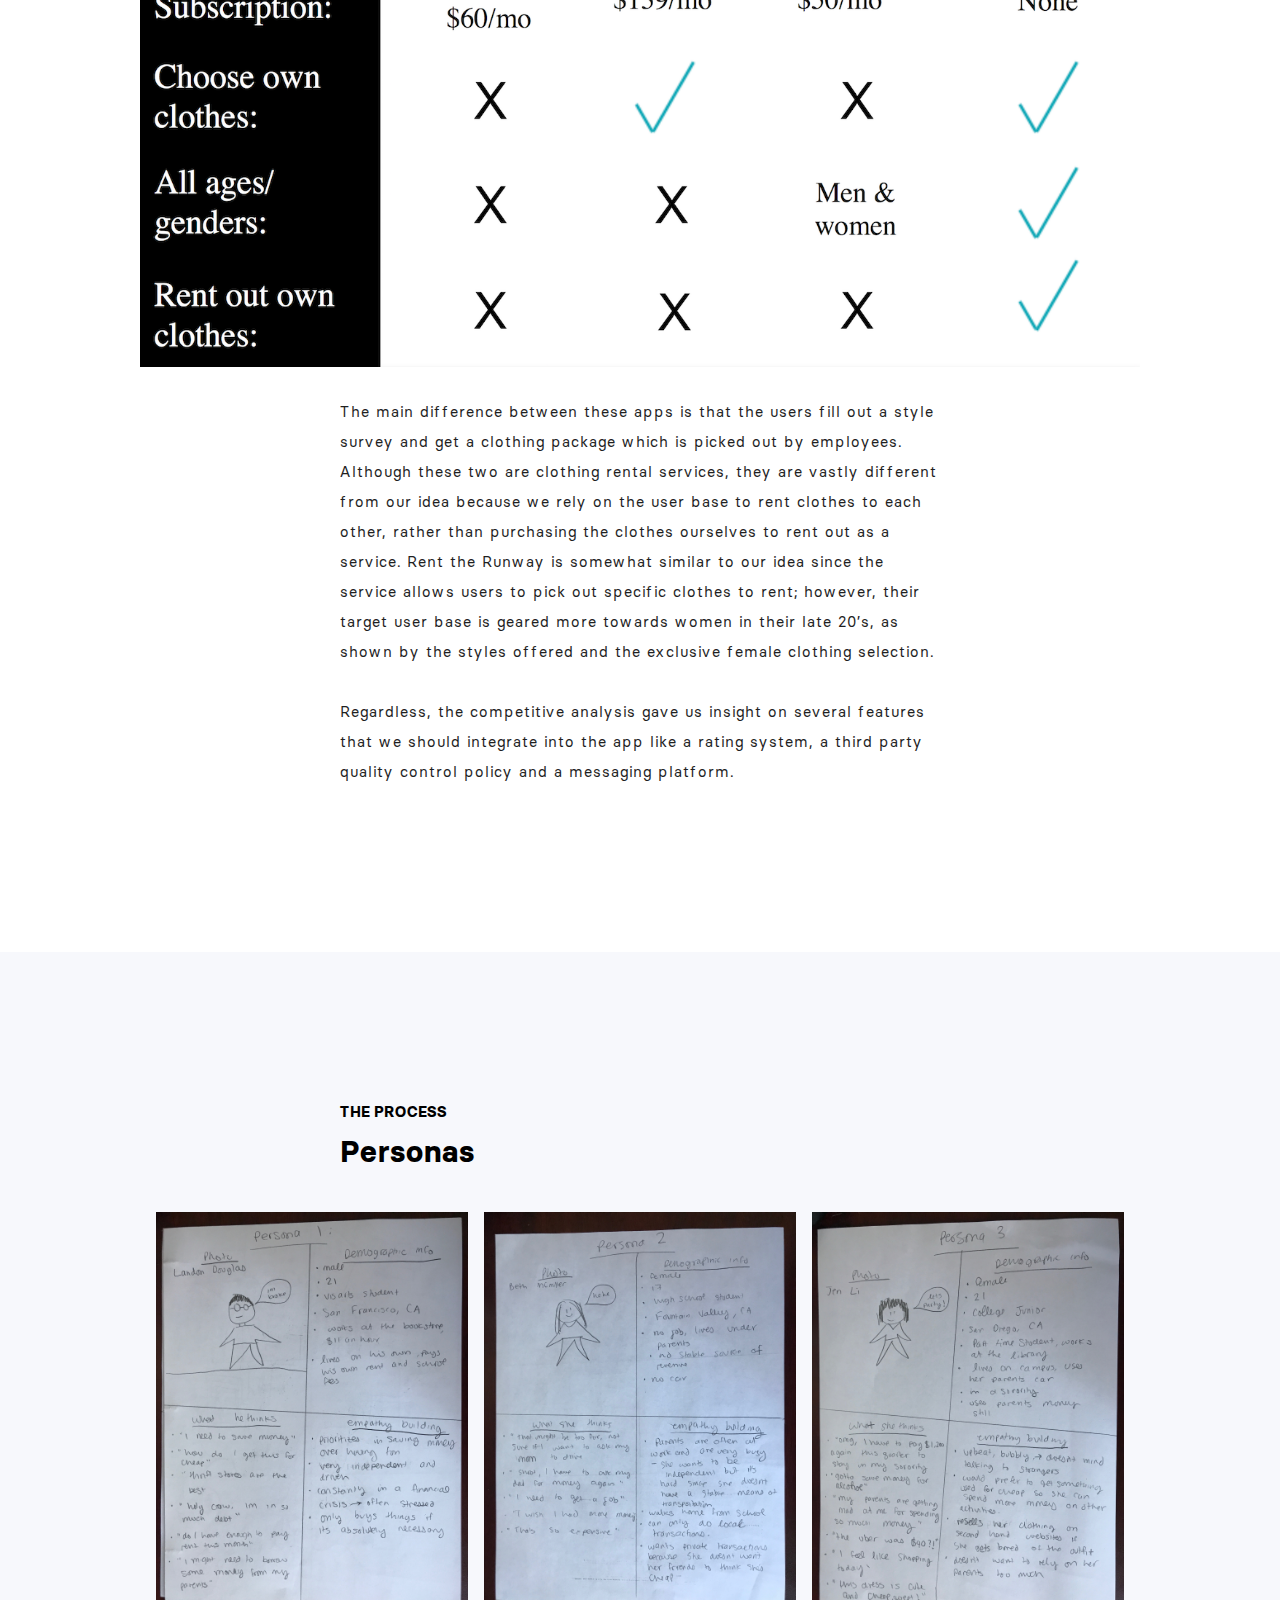
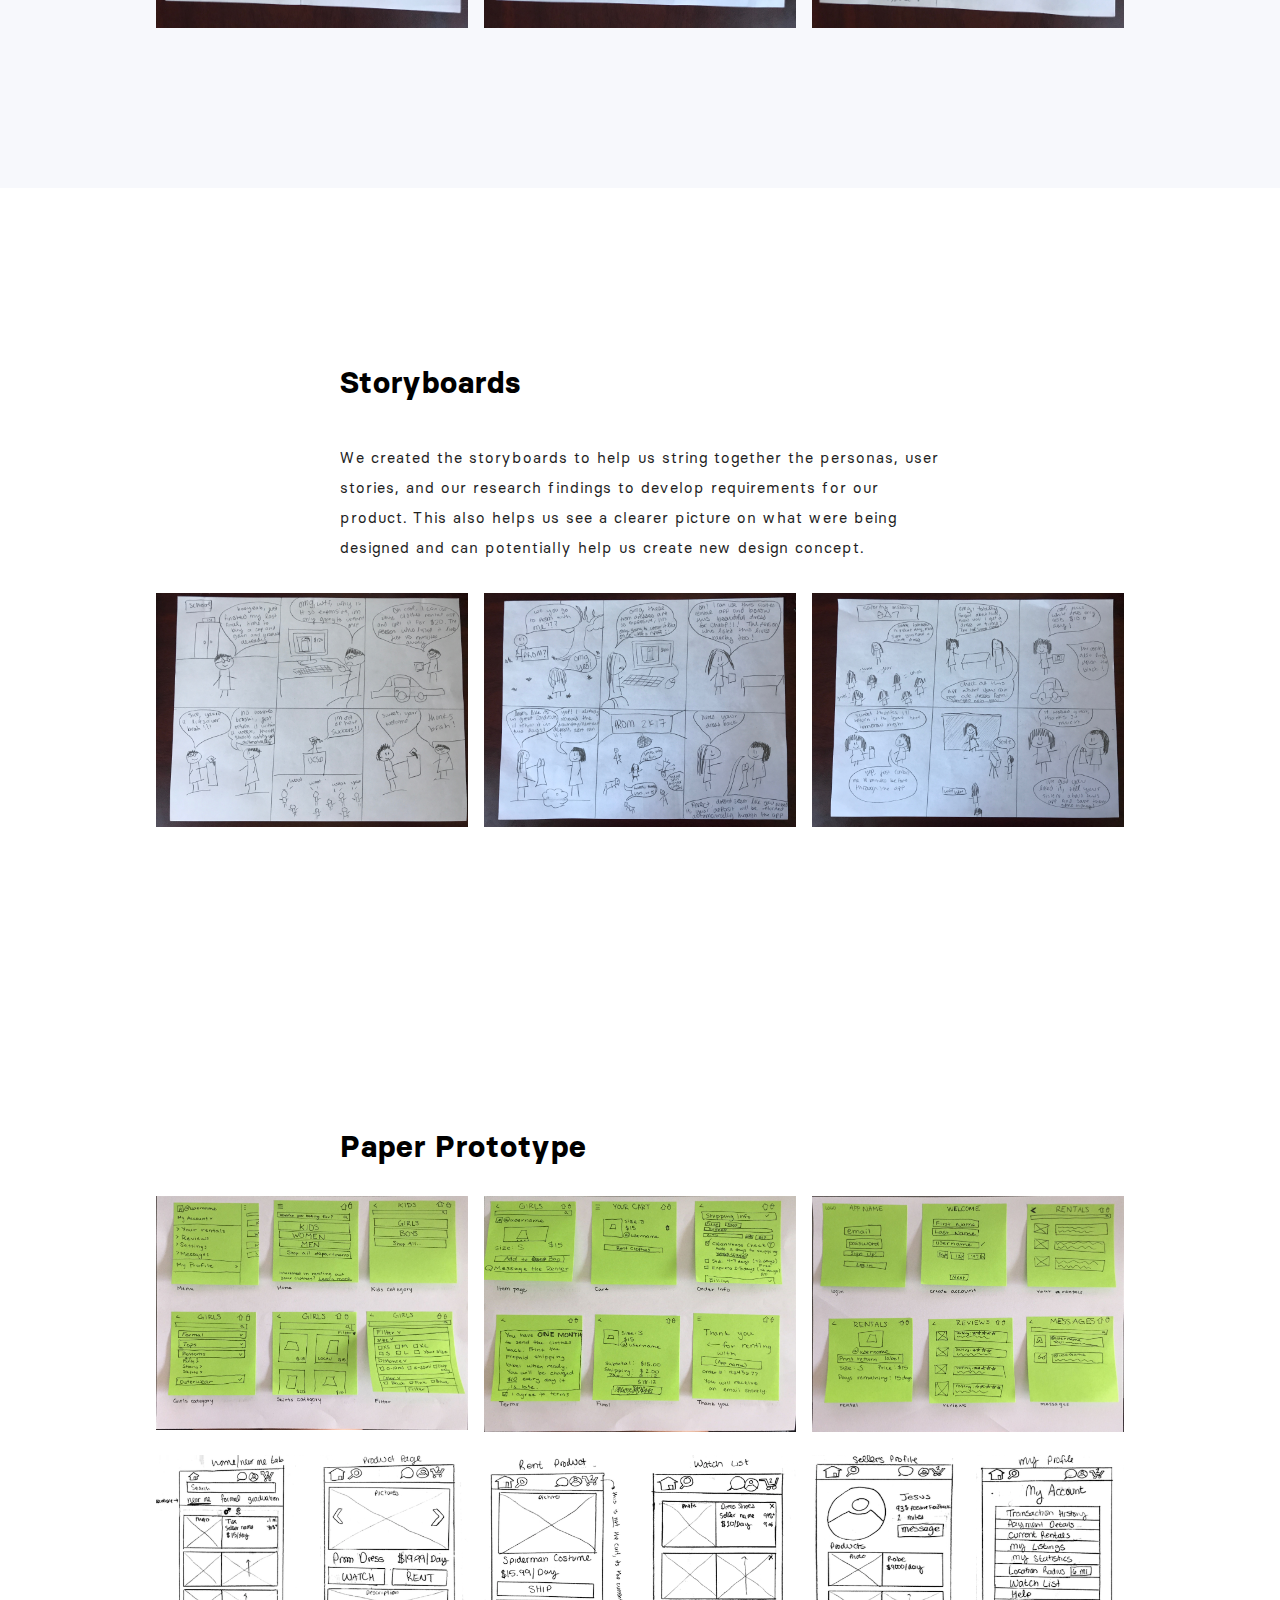
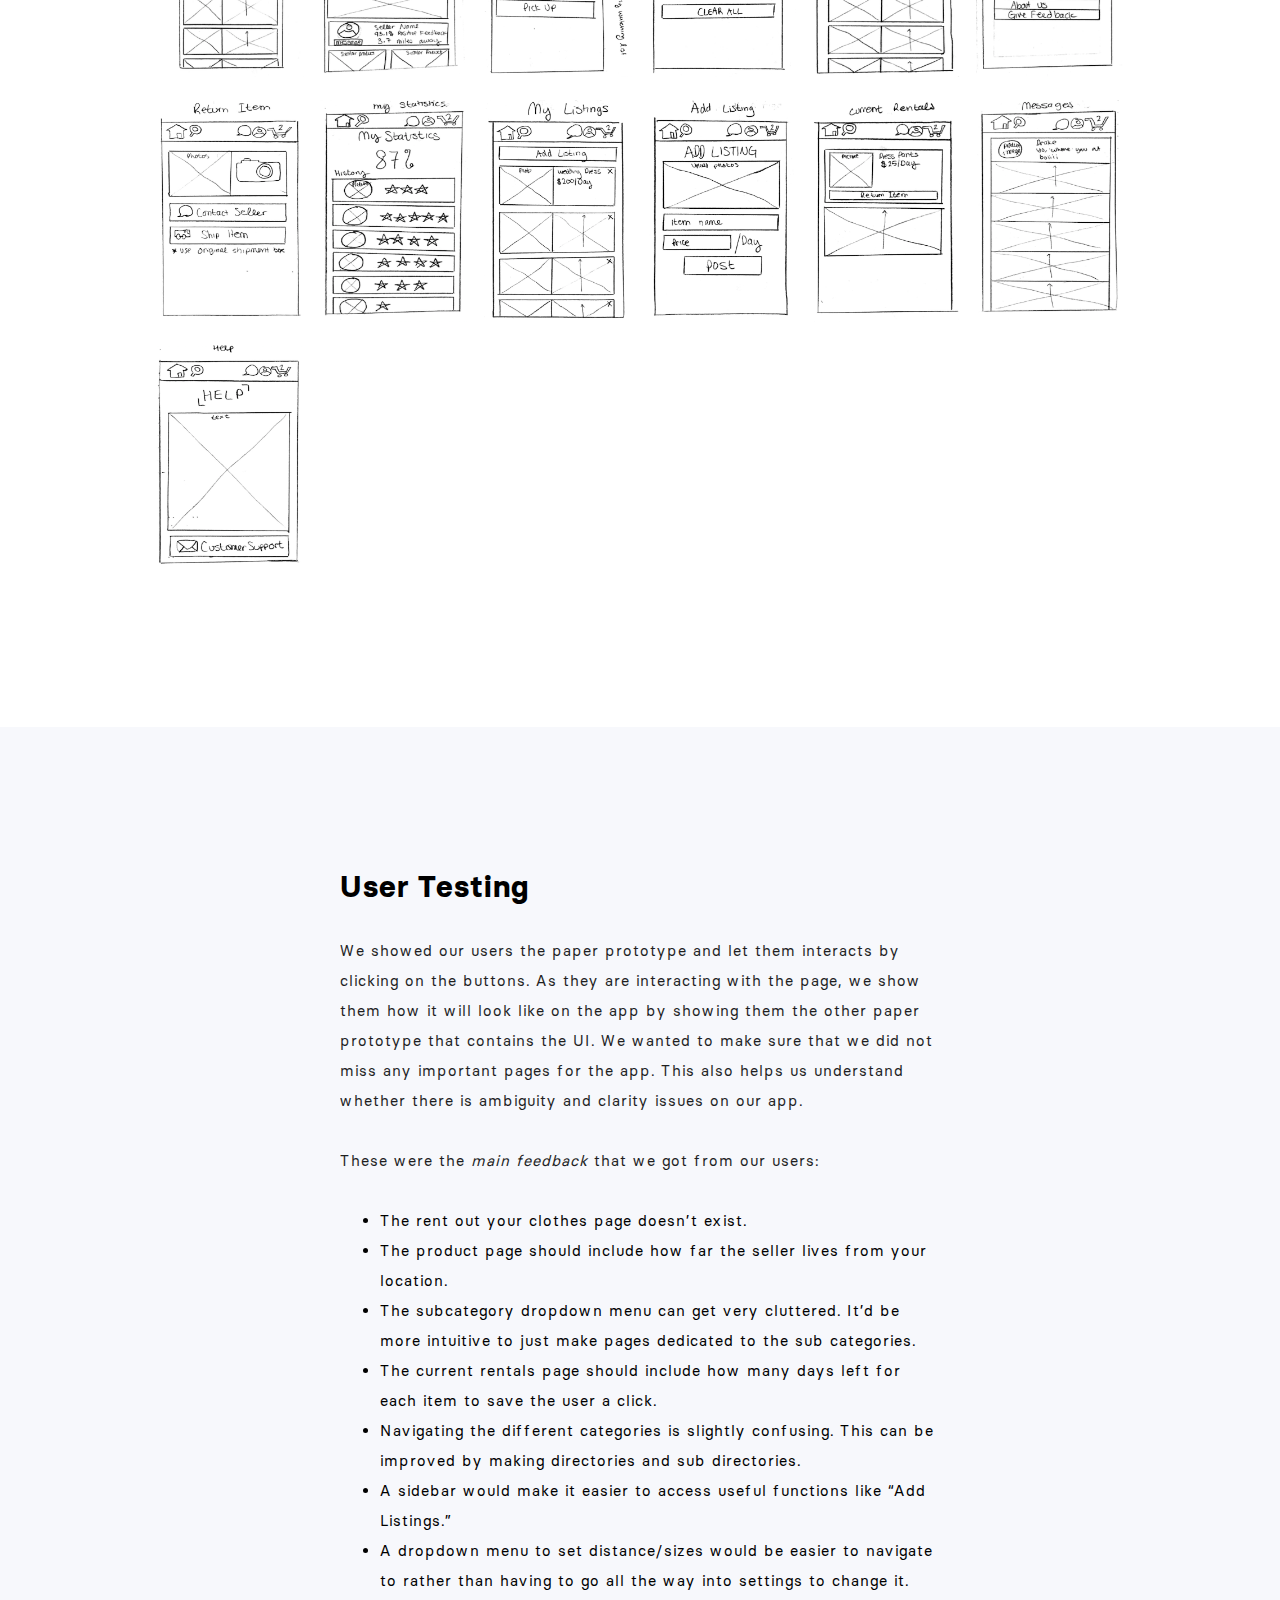
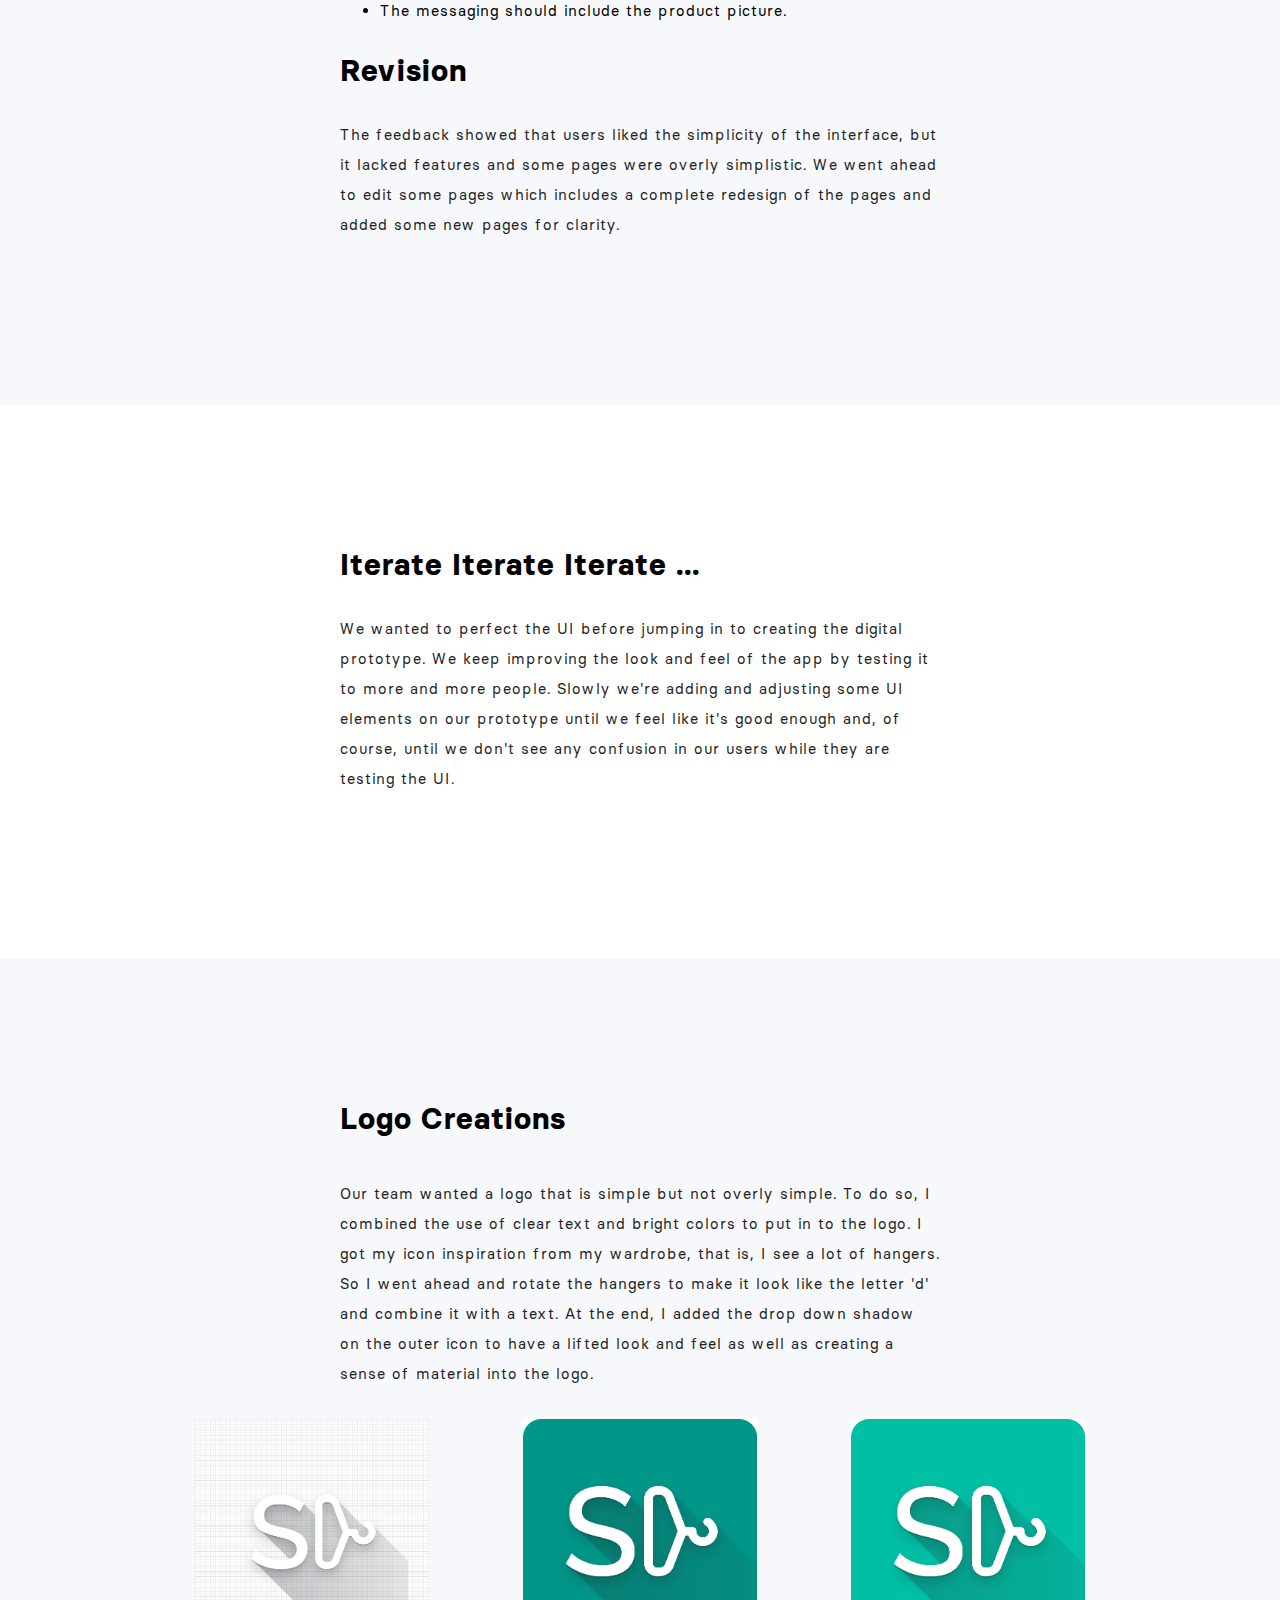
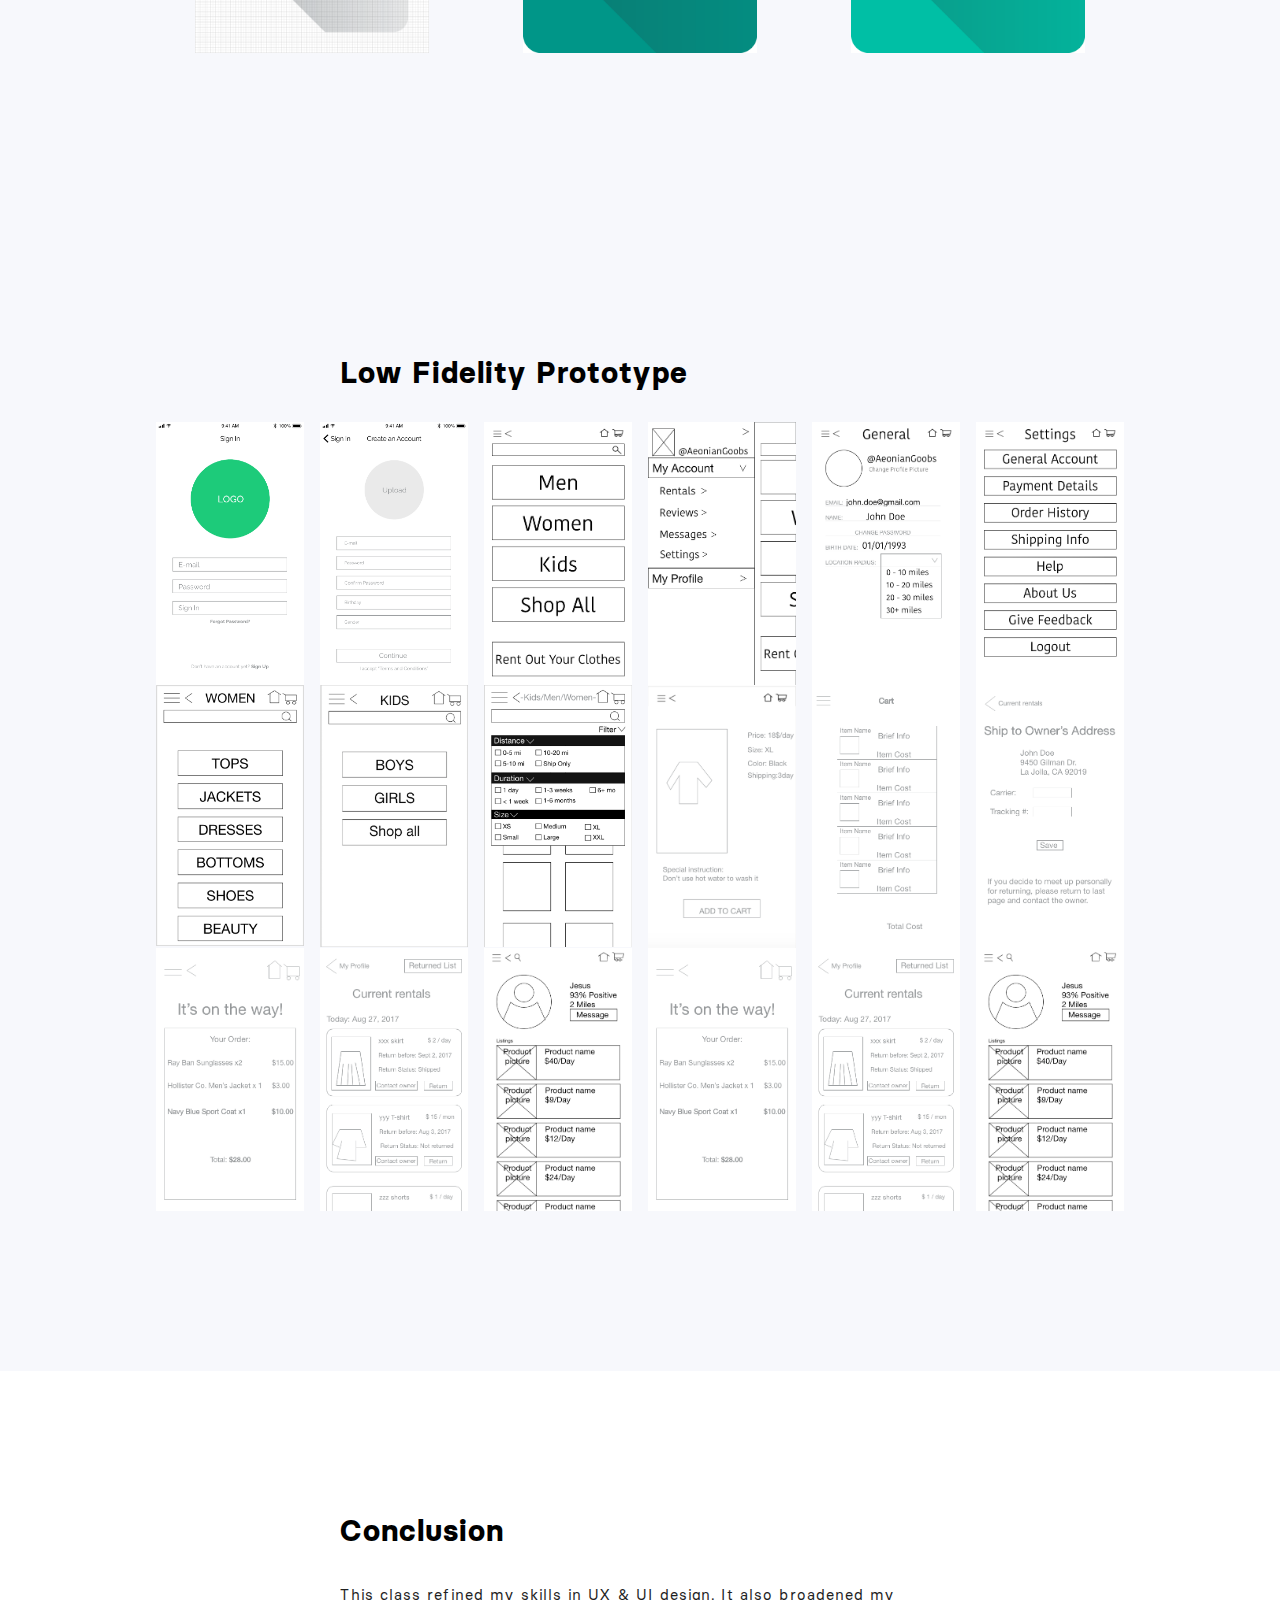
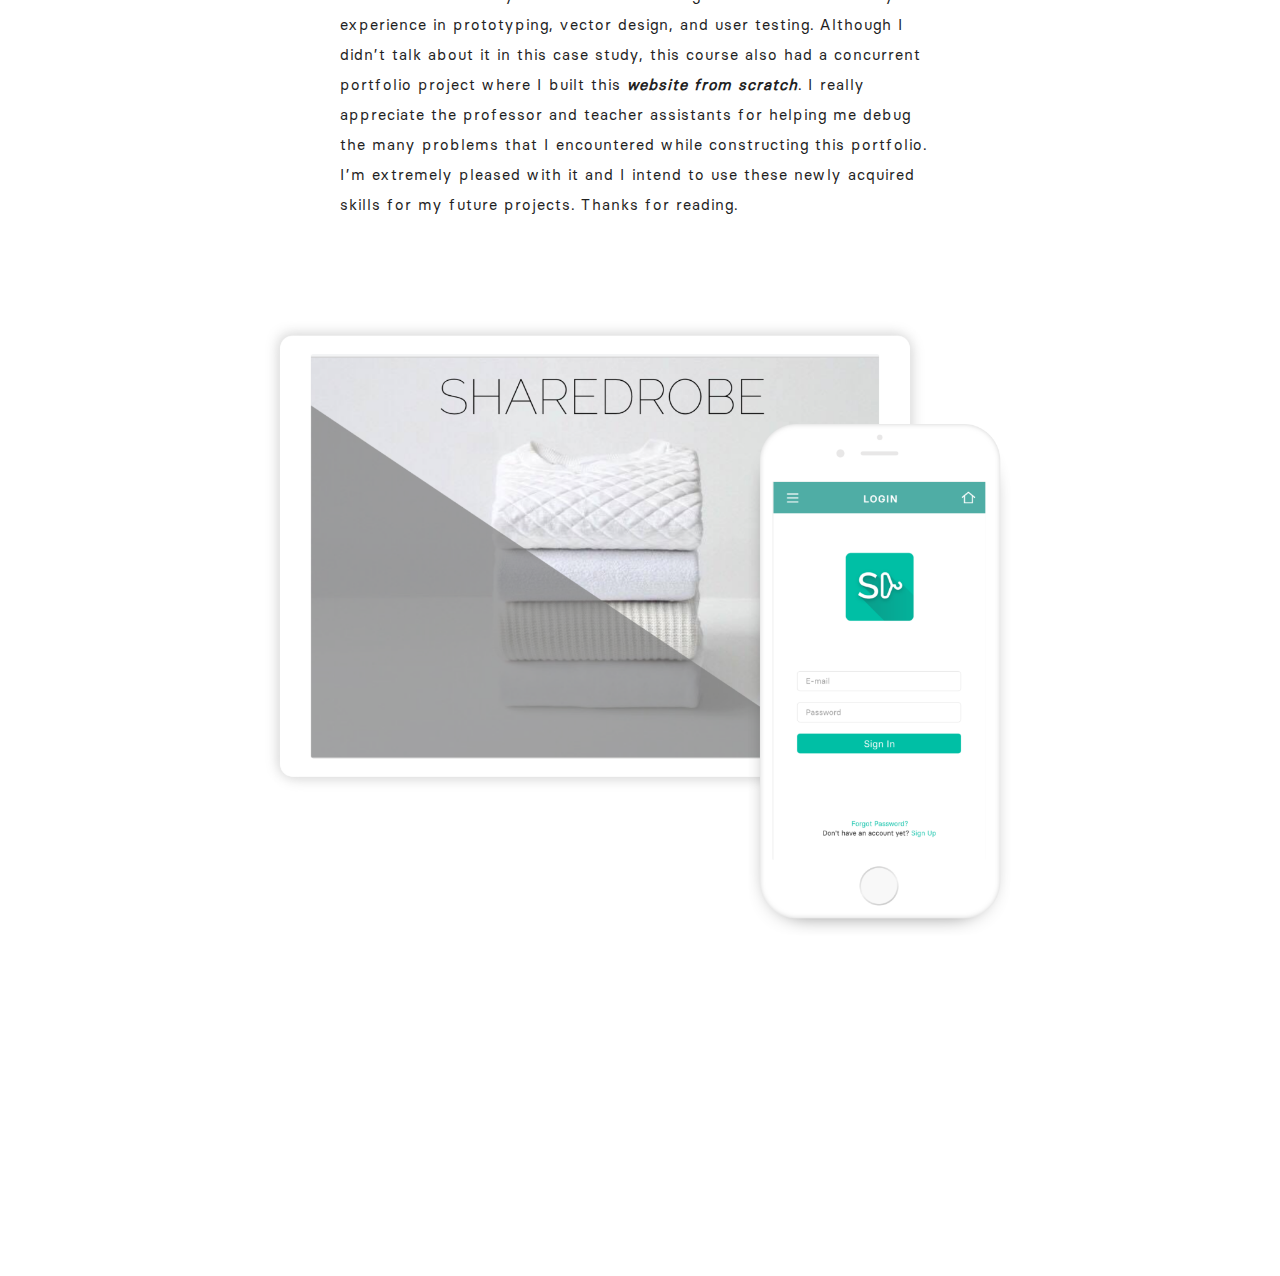
<file: sharedrobe.html>
<!DOCTYPE html>
<html lang="en">

<head>
  <meta charset="utf-8">
  <meta name="viewport" content="width=device-width, initial-scale=1, user-scalable=no">
  <meta http-equiv="x-ua-compatible" content="ie=edge">
  <title>ShareDrobe- Anil Jethani</title>
  <!-- Add icon to tab -->
  <link rel="icon" type="image/png" href="./img/asset/icon2.png" />
  <!-- W3.css -->
  <link rel="stylesheet" href="https://www.w3schools.com/w3css/4/w3.css">
  <!-- Icons -->
  <link rel="stylesheet" href="https://cdnjs.cloudflare.com/ajax/libs/font-awesome/4.7.0/css/font-awesome.min.css">
  <!-- font awesome -->
  <link rel="stylesheet" href="https://use.fontawesome.com/releases/v5.0.13/css/all.css" integrity="sha384-DNOHZ68U8hZfKXOrtjWvjxusGo9WQnrNx2sqG0tfsghAvtVlRW3tvkXWZh58N9jp" crossorigin="anonymous">
  <!-- Animate css -->
  <link rel="stylesheet" href="https://cdnjs.cloudflare.com/ajax/libs/animate.css/3.5.2/animate.min.css">
  <link rel="stylesheet" href="https://cdn.jsdelivr.net/npm/animate.css@3.5.2/animate.min.css">
  <link rel="stylesheet" href="https://cdn.jsdelivr.net/npm/animate.css@3.5.2/animate.min.css" integrity="sha384-OHBBOqpYHNsIqQy8hL1U+8OXf9hH6QRxi0+EODezv82DfnZoV7qoHAZDwMwEJvSw" crossorigin="anonymous">
  <!-- Linking utility.css -->
  <link href="./css/utility.css" type="text/css" rel="stylesheet" />
  <!-- Linking main.css -->
  <link href="./css/main.css" type="text/css" rel="stylesheet" />
  <!-- Match address bar color -->
  <meta name="theme-color" content="#1A1E23" />
</head>

<body>
  <!-- new navbar -->
  <div class="navbar-container">
    <div class="navbar">
      <!-- icon -->
      <div class="logo">
        <a href="/index.html">
          <img src="./img/asset/icon2.png" alt="icon">
        </a>
      </div>
      <!-- description -->
      <div class="p-x-2 description">
        <p>Anil Jethani is a product designer based in Irvine, California</p>
      </div>
      <!-- links -->
      <div class="nav-links">
        <ul>
          <li><a class="p-x-1" href="/index.html">HOME</a></li>
          <li><a class="p-x-1" href="https://drive.google.com/file/d/1HHV6qZ18PT-m5Zz0cCXQutn6c1s_WVTb/view?usp=sharing" target="_blank">RESUME</a></li>
          <li><a class="p-x-1" href="mailto:ajethani11@gmail.com" target="_blank">CONTACT</a></li>
        </ul>
      </div>
    </div>
  </div>

  <div id="intro" class="center case-block dark">
    <div class="project-container">
      <h1>SHAREDROBE</h1>
      <p>
        Have you ever bought something and never wore it again? <br />Need a stylish
        clothing for that special event? <br /> <br />This is my story of designing
        ShareDrobe - A prototype for iOS app that lets people rent clothes for a
        fraction of the price.
      </p>
    </div>
  </div>

  <!-- <img class="w-100" src="./img/asset/sharedrobe/projheader.png" /> -->

  <div id="myrole" class="case-block">
    <div class="project-container">
      <h2>My Role</h2>
      <p>
        I led the design of ShareDrobe for iOS since the outset of the project
        in July 2017. ShareDrobe was conceptualized during my time at UCSD’s
        usability & information architecture course in the Summer of 2017.
        The class held no specific themes, but students were encouraged to
        ideate solutions that impacted our age group because the user testing
        would be performed on other classmates. I worked in a team of 8 and used
        human centered design techniques to construct our solution into an app
        based prototype.
      </p>

      <h2>Experience Strategy & Vision</h2>
      <p>
        I created frameworks and prototypes to share the vision, design principle
        and content strategy. This helped to evangelise ideas, gain alignment
        and drive decision making.
      </p>
      <h2>Design Execution & Validation</h2>
      <p>
        I <i>designed down</i> on iOS mobile platform. I executed journeys,
        wireframes, prototype, and design specs.
      </p>
      <h2>Leadership</h2>
      <p>
        I <i>designed up</i>, assign tasks to team members to improve
        effectiveness, improve coordination, and increase efficiency.
      </p>
    </div>
  </div>

  <div id="challenge" class="case-block mid">
    <div class="project-container">
      <h5>THE CHALLENGE</h5>
      <h2>Understanding User Needs</h2>
      <p>
        There are many instances where customers would buy a piece of clothing
        and would never wear them again. Events such as halloween, school
        graduation and many others forcing our users to buy one particular
        set of clothing and would never wear it again. <br> <br>
        Our challange was to figure out a way where clothes can be
        shared with other people where it can benefit both parties.
        ShareDrobe offers an experience where user can choose from a
        collection of clothes that they want or need without having to spend
        a full price of the clothes.
      </p>
    </div>
  </div>

  <div id="approach" class="case-block">
    <div class="project-container">
      <h5>THE APPROACH</h5>
      <h2>Reliable & Cheap</h2>
      <p>
        Our three main competitors are Le Tote, Rent the Runway, and
        Mr. Mrs. Collection. Le Tote and Mr. Mrs. Collection were very similar
        in that they were both subscription based services where the users don’t
        get to choose the clothes they rent.
      </p>
      <!-- <img class="center-object" src="./img/asset/sharedrobe/long_comp.png" alt="long comparisons"> -->
      <p></p>
    </div>
    <div class="project-img">
      <img class="w-100" src="./img/asset/sharedrobe/short_comp.png" alt="short comparisons">
    </div>
    <div class="project-container">
      <p>
        The main difference between these apps is that the users fill out a style
        survey and get a clothing package which is picked out by employees.
        Although these two are clothing rental services, they are vastly
        different from our idea because we rely on the user base to rent clothes
        to each other, rather than purchasing the clothes ourselves to rent out
        as a service. Rent the Runway is somewhat similar to our idea since the
        service allows users to pick out specific clothes to rent; however,
        their target user base is geared more towards women in their late 20’s,
        as shown by the styles offered and the exclusive female clothing
        selection.
        <br><br>
        Regardless, the competitive analysis gave us insight on
        several features that we should integrate into the app like a rating
        system, a third party quality control policy and a messaging platform.
      </p>
    </div>
  </div>

  <div id="personas" class="case-block mid">
    <div class="project-container">
      <h5>THE PROCESS</h5>
      <h2>Personas</h2>
    </div>
    <!-- Personas -->
    <div class="project-img">
      <div class="w3-row-padding">
        <div class="w3-col l4 m4 s12">
          <img class="w-100" src="./img/asset/sharedrobe/pers_story/Persona1.jpg" alt="persona1">
        </div>
        <div class="w3-col l4 m4 s12">
          <img class="w-100" src="./img/asset/sharedrobe/pers_story/Persona2.jpg" alt="persona2">
        </div>
        <div class="w3-col l4 m4 s12">
          <img class="w-100" src="./img/asset/sharedrobe/pers_story/Persona3.jpg" alt="persona3">
        </div>
      </div>
    </div>
  </div>

  <!-- Storyboards -->
  <div id="storyboards" class="case-block">
    <div class="project-container">
      <h2>Storyboards</h2>
      <p>
        We created the storyboards to help us string together the personas, user
        stories, and our research findings to develop requirements for our product.
        This also helps us see a clearer picture on what were being designed and
        can potentially help us create new design concept.
      </p>
    </div>
    <div class="project-img">
      <div class="w3-row-padding">
        <div class="w3-col l4 m4 s12">
          <img class="w-100" src="./img/asset/sharedrobe/pers_story/Storyboard1.jpg" alt="storyboard1">
        </div>
        <div class="w3-col l4 m4 s12">
          <img class="w-100" src="./img/asset/sharedrobe/pers_story/Storyboard2.jpg" alt="storyboard2">
        </div>
        <div class="w3-col l4 m4 s12">
          <img class="w-100" src="./img/asset/sharedrobe/pers_story/Storyboard3.jpg" alt="storyboard3">
        </div>
      </div>
    </div>
  </div>

  <!-- Paper prototype -->
  <div id="paper-proto" class="case-block">
    <div class="project-container">
      <h2>Paper Prototype</h2>
    </div>
    <div class="project-img">
      <div class="w3-row-padding">
        <div class="w3-col l4 m4 s12">
          <img class="w-100" src="./img/asset/sharedrobe/paper_proto/emma/1.jpg" alt="">
        </div>
        <div class="w3-col l4 m4 s12">
          <img class="w-100" src="./img/asset/sharedrobe/paper_proto/emma/2.jpg" alt="">
        </div>
        <div class="w3-col l4 m4 s12">
          <img class="w-100" src="./img/asset/sharedrobe/paper_proto/emma/3.jpg" alt="">
        </div>
      </div>
      <br>
      <div class="w3-row-padding">
        <div class="w3-col l2 m2 s6">
          <img class="w-100" src="./img/asset/sharedrobe/paper_proto/tony/1.png" alt="">
        </div>
        <div class="w3-col l2 m2 s6">
          <img class="w-100" src="./img/asset/sharedrobe/paper_proto/tony/3.png" alt="">
        </div>
        <div class="w3-col l2 m2 s6">
          <img class="w-100" src="./img/asset/sharedrobe/paper_proto/tony/4.png" alt="">
        </div>
        <div class="w3-col l2 m2 s6">
          <img class="w-100" src="./img/asset/sharedrobe/paper_proto/tony/5.png" alt="">
        </div>
        <div class="w3-col l2 m2 s6">
          <img class="w-100" src="./img/asset/sharedrobe/paper_proto/tony/6.png" alt="">
        </div>
        <div class="w3-col l2 m2 s6">
          <img class="w-100" src="./img/asset/sharedrobe/paper_proto/tony/7.png" alt="">
        </div>
      </div>
      <br>
      <div class="w3-row-padding">
        <div class="w3-col l2 m2 s6">
          <img class="w-100" src="./img/asset/sharedrobe/paper_proto/tony/8.png" alt="">
        </div>
        <div class="w3-col l2 m2 s6">
          <img class="w-100" src="./img/asset/sharedrobe/paper_proto/tony/9.png" alt="">
        </div>
        <div class="w3-col l2 m2 s6">
          <img class="w-100" src="./img/asset/sharedrobe/paper_proto/tony/10.png" alt="">
        </div>
        <div class="w3-col l2 m2 s6">
          <img class="w-100" src="./img/asset/sharedrobe/paper_proto/tony/11.png" alt="">
        </div>
        <div class="w3-col l2 m2 s6">
          <img class="w-100" src="./img/asset/sharedrobe/paper_proto/tony/12.png" alt="">
        </div>
        <div class="w3-col l2 m2 s6">
          <img class="w-100" src="./img/asset/sharedrobe/paper_proto/tony/13.png" alt="">
        </div>
      </div>
      <br>
      <div class="w3-row-padding">
        <div class="w3-col l2 m2 s6">
          <img class="w-100" src="./img/asset/sharedrobe/paper_proto/tony/14.png" alt="">
        </div>
      </div>
    </div>
  </div>

  <div id="user-testing" class="case-block mid">
    <div class="project-container">
      <h2>User Testing</h2>
      <p>
        We showed our users the paper prototype and let them interacts by clicking
        on the buttons. As they are interacting with the page, we show them how
        it will look like on the app by showing them the other paper prototype that
        contains the UI. We wanted to make sure that we did not miss any important
        pages for the app. This also helps us understand whether there is ambiguity
        and clarity issues on our app.
      </p>
      <p>
        These were the <i>main feedback</i> that we got from our users:
        <ul>
          <li>
            The rent out your clothes page doesn’t exist.
          </li>
          <li>
            The product page should include how far the seller lives from your location.
          </li>
          <li>
            The subcategory dropdown menu can get very cluttered.
            It’d be more intuitive to just make pages dedicated to the sub categories.
          </li>
          <li>
            The current rentals page should include how many days left for each item
            to save the user a click.
          </li>
          <li>
            Navigating the different categories is slightly confusing.
            This can be improved by making directories and sub directories.
          </li>
          <li>
            A sidebar would make it easier to access useful functions like “Add Listings.”
          </li>
          <li>
            A dropdown menu to set distance/sizes would be easier to navigate to rather
            than having to go all the way into settings to change it.
          </li>
          <li>
            The messaging should include the product picture.
          </li>
        </ul>
      </p>
      <h2>Revision</h2>
      <p>
        The feedback showed that users liked the simplicity of the interface,
        but it lacked features and some pages were overly simplistic. We went ahead
        to edit some pages which includes a complete redesign of the pages and added
        some new pages for clarity.
      </p>

      <!-- <div class="w3-container">
        <div class="w3-row">
          <div class="w3-col w3-center l6 m6 s6">
            <img class="w-50 " src="./img/asset/sharedrobe/paper_proto/tony/revision1.jpg" alt="">

          </div>
          <div class="w3-col w3-center l6 m6 s6">
            <img class="w-50 " src="./img/asset/sharedrobe/paper_proto/tony/revision2.jpg" alt="">
          </div>
        </div>
      </div> -->

    </div>
  </div>

  <div id="iterate" class="case-block">
    <div class="project-container">
      <h2>Iterate Iterate Iterate ...</h2>
      <p>
        We wanted to perfect the UI before jumping in to creating the digital prototype.
        We keep improving the look and feel of the app by testing it to more and more
        people. Slowly we're adding and adjusting some UI elements on our prototype
        until we feel like it's good enough and, of course, until we don't see
        any confusion in our users while they are testing the UI.
      </p>
    </div>
  </div>

  <div id="logo-creation" class="case-block mid">
    <div class="project-container">
      <h2>Logo Creations</h2>
      <p>
        Our team wanted a logo that is simple but not overly simple.
        To do so, I combined the use of clear text and bright colors to put in to the logo.
        I got my icon inspiration from my wardrobe, that is, I see a lot of hangers.
        So I went ahead and rotate the hangers to make it look like the letter 'd'
        and combine it with a text.
        At the end, I added the drop down shadow on the outer icon to have a lifted
        look and feel as well as creating a sense of material into the logo.
      </p>
    </div>
    <div class="project-img">
      <div class="w3-row-padding center">
        <div class="w3-col l4 m4 s4">
          <img class="w-75" src="./img/asset/sharedrobe/applogo/1.png" alt="">
        </div>
        <div class="w3-col l4 m4 s4">
          <img class="w-75" src="./img/asset/sharedrobe/applogo/5.png" alt="">
        </div>
        <div class="w3-col l4 m4 s4">
          <img class="w-75" src="./img/asset/sharedrobe/applogo/6.png" alt="">
        </div>
      </div>
    </div>
  </div>

  <div id="lofi-proto" class="case-block mid">
    <div class="project-container">
      <h2>Low Fidelity Prototype</h2>
    </div>
    <div class="project-img">
      <div class="w3-row-padding">
        <div class="w3-col l2 m2 s4">
          <img class="w-100" src="./img/asset/sharedrobe/lofi/1.png" alt="">
        </div>
        <div class="w3-col l2 m2 s4">
          <img class="w-100" src="./img/asset/sharedrobe/lofi/2.png" alt="">
        </div>
        <div class="w3-col l2 m2 s4">
          <img class="w-100" src="./img/asset/sharedrobe/lofi/3.png" alt="">
        </div>
        <div class="w3-col l2 m2 s4">
          <img class="w-100" src="./img/asset/sharedrobe/lofi/4.png" alt="">
        </div>
        <div class="w3-col l2 m2 s4">
          <img class="w-100" src="./img/asset/sharedrobe/lofi/5.png" alt="">
        </div>
        <div class="w3-col l2 m2 s4">
          <img class="w-100" src="./img/asset/sharedrobe/lofi/6.png" alt="">
        </div>
      </div>

      <div class="w3-row-padding">
        <div class="w3-col l2 m2 s4">
          <img class="w-100" src="./img/asset/sharedrobe/lofi/7.png" alt="">
        </div>
        <div class="w3-col l2 m2 s4">
          <img class="w-100" src="./img/asset/sharedrobe/lofi/8.png" alt="">
        </div>
        <div class="w3-col l2 m2 s4">
          <img class="w-100" src="./img/asset/sharedrobe/lofi/9.png" alt="">
        </div>
        <div class="w3-col l2 m2 s4">
          <img class="w-100" src="./img/asset/sharedrobe/lofi/10.png" alt="">
        </div>
        <div class="w3-col l2 m2 s4">
          <img class="w-100" src="./img/asset/sharedrobe/lofi/11.png" alt="">
        </div>
        <div class="w3-col l2 m2 s4">
          <img class="w-100" src="./img/asset/sharedrobe/lofi/12.png" alt="">
        </div>
      </div>

      <div class="w3-row-padding">
        <div class="w3-col l2 m2 s4">
          <img class="w-100" src="./img/asset/sharedrobe/lofi/13.png" alt="">
        </div>
        <div class="w3-col l2 m2 s4">
          <img class="w-100" src="./img/asset/sharedrobe/lofi/14.png" alt="">
        </div>
        <div class="w3-col l2 m2 s4">
          <img class="w-100" src="./img/asset/sharedrobe/lofi/15.png" alt="">
        </div>
        <div class="w3-col l2 m2 s4">
          <img class="w-100" src="./img/asset/sharedrobe/lofi/13.png" alt="">
        </div>
        <div class="w3-col l2 m2 s4">
          <img class="w-100" src="./img/asset/sharedrobe/lofi/14.png" alt="">
        </div>
        <div class="w3-col l2 m2 s4">
          <img class="w-100" src="./img/asset/sharedrobe/lofi/15.png" alt="">
        </div>
      </div>
    </div>
  </div>

  <!-- <div id="interactive-proto" class="case-block mid">
    <h5>FINAL DESIGN</h5>
    <h2>Interactive Prototype</h2>
    <p>
      For the final iteration, we simplified the interface a little further and
      added a new color scheme. Once again, there weren’t any major changes to
      the user experience since we only modified minor UI details from the
      previous iteration. Regardless, we were proud with our final prototype and
      learned a great deal about human centered design through this course.
    </p>
    <div class=" d-flex">
      <div class="w3-col d-flex">
        <iframe class="center-object" width="397" height="479.25"
        src="https://xd.adobe.com/embed/064cae70-45d9-420c-aba7-ddb4f79f3cee/" scrolling="no" frameborder="0">
        </iframe>
      </div>
    </div>
  </div> -->

  <div id="conclusion" class="case-block">
    <div class="project-container">
      <h2>Conclusion</h2>
      <p>
        This class refined my skills in UX & UI design. It also broadened my
        experience in prototyping, vector design, and user testing. Although I
        didn’t talk about it in this case study, this course also had a concurrent
        portfolio project where I built this <b><i>website from scratch</i></b>. I
        really appreciate the professor and teacher assistants for helping me
        debug the many problems that I encountered while constructing this
        portfolio. I’m extremely pleased with it and I intend to use these newly
        acquired skills for my future projects. Thanks for reading.
      </p>
    </div>

    <div class="project-img">
      <img src="./img/asset/sharedrobe/sharedrobemainpage.png" class="w-100" alt="">
    </div>

  </div>

  <!-- FOOTER -->
  <div class="case-block-small center ">
    <a class="social-links" target="_blank" title="Twitter" href="https://twitter.com/anilj_">
      <i class="fab fa-twitter"></i>
    </a>
    <a class="social-links" target="_blank" title="LinkedIn" href="https://www.linkedin.com/in/aniljethani/">
      <i class="fab fa-linkedin"></i>
    </a>
    <a class="social-links" target="_blank" title="Dribbble" href="https://dribbble.com/ajethani">
      <i class="fab fa-dribbble"></i></i>
    </a>
  </div>

</body>


</html>
</file>
<file: css/utility.css>
/* Margin */
.m-0 { margin: 0px !important; }
.m-1 { margin: 0.5rem !important; }
.m-2 { margin: 1rem !important; }
.m-3 { margin: 1.5rem !important; }
.m-4 { margin: 2rem !important; }

.m-x-0 { margin-left: 0px !important; margin-right: 0px !important; }
.m-x-1 { margin-left: 0.5rem !important; margin-right: 0.5rem !important; }
.m-x-2 { margin-left: 1rem !important; margin-bottom: 1rem !important; }
.m-x-3 { margin-left: 1.5rem !important; margin-right: 1.5rem !important; }
.m-x-4 { margin-left: 2rem !important; margin-right: 2rem !important; }

.m-y-0 { margin-top: 0px !important; margin-bottom: 0px !important; }
.m-y-1 { margin-top: 0.5rem !important; margin-bottom: 0.5rem !important; }
.m-y-2 { margin-top: 1rem !important; margin-bottom: 1rem !important; }
.m-y-3 { margin-top: 1.5rem !important; margin-bottom: 1.5rem !important; }
.m-y-4 { margin-top: 2rem !important; margin-bottom: 2rem !important; }

.m-top-0 { margin-top: 0px !important; }
.m-top-1 { margin-top: 0.5rem !important; }
.m-top-2 { margin-top: 1rem !important; }
.m-top-3 { margin-top: 1.5rem !important; }
.m-top-4 { margin-top: 2rem !important; }

.m-right-0 { margin-right: 0px !important; }
.m-right-1 { margin-right: 0.5rem !important; }
.m-right-2 { margin-right: 1rem !important; }
.m-right-3 { margin-right: 1.5rem !important; }
.m-right-4 { margin-right: 2rem !important; }

.m-bottom-0 { margin-bottom: 0px !important; }
.m-bottom-1 { margin-bottom: 0.5rem !important; }
.m-bottom-2 { margin-bottom: 1rem !important; }
.m-bottom-3 { margin-bottom: 1.5rem !important; }
.m-bottom-4 { margin-bottom: 2rem !important; }

.m-left-0 { margin-left: 0px !important; }
.m-left-1 { margin-left: 0.5rem !important; }
.m-left-2 { margin-left: 1rem !important; }
.m-left-3 { margin-left: 1.5rem !important; }
.m-left-4 { margin-left: 2rem !important; }

/* Padding */
.p-0 { padding: 0px !important; }
.p-1 { padding: 0.5rem !important; }
.p-2 { padding: 1rem !important; }
.p-3 { padding: 1.5rem !important; }
.p-4 { padding: 2rem !important; }

.p-x-0 { padding-left: 0px !important; padding-right: 0px !important; }
.p-x-1 { padding-left: 0.5rem !important; padding-right: 0.5rem !important; }
.p-x-2 { padding-left: 1rem !important; padding-right: 1rem !important; }
.p-x-3 { padding-left: 1.5rem !important; padding-right: 1.5rem !important; }
.p-x-4 { padding-left: 2rem !important; padding-right: 2rem !important; }

.p-y-0 { padding-top: 0px !important; padding-bottom: 0px !important; }
.p-y-1 { padding-top: 0.5rem !important; padding-bottom: 0.5rem !important; }
.p-y-2 { padding-top: 1rem !important; padding-bottom: 1rem !important; }
.p-y-3 { padding-top: 1.5rem !important; padding-bottom: 1.5rem !important; }
.p-y-4 { padding-top: 2rem !important; padding-bottom: 2rem !important; }

.p-top-0 { padding-top: 0px !important; }
.p-top-1 { padding-top: 0.5rem !important; }
.p-top-2 { padding-top: 1rem !important; }
.p-top-3 { padding-top: 1.5rem !important; }
.p-top-4 { padding-top: 2rem !important; }

.p-right-0 { padding-right: 0px !important; }
.p-right-1 { padding-right: 0.5rem !important; }
.p-right-2 { padding-right: 1rem !important; }
.p-right-3 { padding-right: 1.5rem !important; }
.p-right-4 { padding-right: 2rem !important; }

.p-bottom-0 { padding-bottom: 0px !important; }
.p-bottom-1 { padding-bottom: 0.5rem !important; }
.p-bottom-2 { padding-bottom: 1rem !important; }
.p-bottom-3 { padding-bottom: 1.5rem !important; }
.p-bottom-4 { padding-bottom: 2rem !important; }

.p-left-0 { padding-left: 0px !important; }
.p-left-1 { padding-left: 0.5rem !important; }
.p-left-2 { padding-left: 1rem !important; }
.p-left-3 { padding-left: 1.5rem !important; }
.p-left-4 { padding-left: 2rem !important; }

/* Text */
.t-bold { font-weight: bold !important; }
.t-center { text-align: center !important; }
</file>
<file: css/main.css>
@font-face {
  font-family: "basier_circleregular";
  font-weight: normal;
  font-style: normal;
  src: url("../fonts/Basier_Circle_Webfont/Basier-Circle-regular-webfont/basiercircle-regular-webfont.eot");
  src: url("../fonts/Basier_Circle_Webfont/Basier-Circle-regular-webfont/basiercircle-regular-webfont.eot?#iefix") format("embedded-opentype"),
    url("../fonts/Basier_Circle_Webfont/Basier-Circle-regular-webfont/basiercircle-regular-webfont.woff2") format("woff2"),
    url("../fonts/Basier_Circle_Webfont/Basier-Circle-regular-webfont/basiercircle-regular-webfont.woff") format("woff"),
    url("../fonts/Basier_Circle_Webfont/Basier-Circle-regular-webfont/basiercircle-regular-webfont.ttf") format("truetype");
}

@font-face {
  font-family: "basier_circlebold";
  font-weight: normal;
  font-style: normal;
  src: url("../fonts/Basier_Circle_Webfont/Basier-Circle-bold-webfont/basiercircle-bold-webfont.eot");
  src: url("../fonts/Basier_Circle_Webfont/Basier-Circle-bold-webfont/basiercircle-bold-webfont.eot?#iefix") format("embedded-opentype"),
    url("../fonts/Basier_Circle_Webfont/Basier-Circle-bold-webfont/basiercircle-bold-webfont.woff2") format("woff2"),
    url("../fonts/Basier_Circle_Webfont/Basier-Circle-bold-webfont/basiercircle-bold-webfont.woff") format("woff"),
    url("../fonts/Basier_Circle_Webfont/Basier-Circle-bold-webfont/basiercircle-bold-webfont.ttf") format("truetype");
}

html {
  scroll-behavior: smooth;
}

h1,
h2,
h3,
h4,
h5 {
  font-family: basier_circlebold;
  font-weight: 400;
  margin: 10px 0;
}

h1 {
  margin-bottom: 5rem;
  letter-spacing: 2px;
  font-size: 4rem;
  line-height: 4rem;
}

h2 {
  margin-bottom: 2.25rem;
  letter-spacing: 1px;
  font-size: 2rem;
  font-style: normal;
  line-height: 2rem;
}

h3 {
  margin-bottom: 1.75rem;
  letter-spacing: 1px;
  font-size: 2rem;
  line-height: 2rem;
}

h4 {
  margin-bottom: 2rem;
  letter-spacing: 2.5px;
  font-size: 1.5rem;
  line-height: 2rem;
}

h5 {
  font-size: 1rem;
  line-height: 2rem;
}

p {
  margin-top: 2rem;
  margin-bottom: 2rem;
  letter-spacing: 1px;
  opacity: 0.87;
  font-family: basier_circleregular;
  font-size: 1rem;
  line-height: 2rem;
}

li {
  letter-spacing: 1px;
  font-family: basier_circleregular;
  font-size: 1rem;
  line-height: 2rem;
}

a {
  text-decoration: underline;
  letter-spacing: 1px;
  font-family: basier_circlebold;
}

a:hover,
a:focus {
  transition: all 0.1s ease-in-out;
  text-decoration: none;
  color: #2962ff;
}

/* new navbar */
.navbar-container {
  width: 90vw;
  margin: 2rem auto;
}

.navbar {
  display: flex;
  align-items: center;
  text-align: center;
}

.navbar .logo {
  flex: 1;
}

.navbar .logo img {
  max-width: 100px;
}

.navbar .description {
  flex: 1;
  color: #93a4aa;
}

.navbar .nav-links {
  flex: 1;
}

.navbar .nav-links li {
  display: inline;
  list-style-type: none;
}

.navbar a {
  text-decoration: none;
}

.title-container {
  margin: 0 2rem;
}

.desc-container {
  margin: 0 4rem;
}

.project-container {
  width: 80%;
  max-width: 600px;
  margin-right: auto;
  margin-left: auto;
}

.project-img {
  display: block;
  width: 90%;
  max-width: 1000px;
  margin: 25px auto;
}

.portrait {
  max-width: 300px;
  height: auto;
}

.landscape {
  max-width: 500px;
  height: auto;
}

.row-margin {
  margin-right: 10rem;
  margin-left: 10rem;
}

.center {
  text-align: center;
}

.center-object {
  display: block;
  width: 70%;
  margin-right: auto;
  margin-left: auto;
}

.v-allign {
  vertical-align: center;
}

.w-100 {
  width: 100%;
  height: auto;
}

.w-75 {
  width: 75%;
  height: auto;
}

.w-50 {
  width: 50%;
  height: auto;
}

.w-25 {
  width: 25%;
  height: auto;
}

.d-flex {
  display: flex;
  flex-wrap: wrap;
}

.case-block {
  padding-top: 9rem;
  padding-bottom: 9rem;
  background-color: #fff;
}

.dark {
  color: #f3f5f6;
  background-color: #1a1e23;
}

.mid {
  background-color: #f7f8fc;
}

.accent {
  background-color: #2962ff;
}

.accent h3,
.accent p {
  color: white;
}

.pic-margin {
  margin-right: 10rem;
  margin-left: 10rem;
}

.w3-col h3 {
  margin-bottom: 0rem;
}

.w3-col h5 {
  margin-top: 0rem;
  margin-bottom: 0;
}

.icon-size {
  width: 35px;
  height: 35px;
}

.typed-padding {
  display: inline;
  padding-left: 1rem;
}

.btn-primary,
.btn-primary:focus {
  max-width: 350px;
  margin: 0 auto;
  padding-top: 0.5rem;
  padding-right: 1.5rem;
  padding-bottom: 0.5rem;
  padding-left: 1.5rem;
  transition: all 0.2s ease-in-out;
  text-decoration: none;
  letter-spacing: 1px;
  text-transform: uppercase;
  color: #1a1e23;
  border: 0.1rem;
  border-style: solid;
  border-color: #2962ff;
  border-radius: 2rem;
  background-color: transparent;
  font-family: basier_circlebold;
}

.btn-primary:hover {
  padding-right: 2.5rem;
  padding-left: 2.5rem;
  transition: all 0.2s ease-in-out;
  text-decoration: none;
  color: white;
  border-color: #2962ff;
  background-color: #2962ff;
}

.btn-margin {
  margin-top: 3rem;
}

.social-links {
  margin-right: 1rem;
  margin-left: 1rem;
  text-decoration: none;
}

.animate-fadeIn {
  -webkit-animation: fadein 2s;
  /* Safari, Chrome and Opera > 12.1 */
  -moz-animation: fadein 2s;
  /* Firefox < 16 */
  -ms-animation: fadein 2s;
  /* Internet Explorer */
  -o-animation: fadein 2s;
  /* Opera < 12.1 */
  animation: fadein 2s;
}

@keyframes fadein {
  from {
    opacity: 0;
  }

  to {
    opacity: 1;
  }
}

/* Firefox < 16 */
@-moz-keyframes fadein {
  from {
    opacity: 0;
  }

  to {
    opacity: 1;
  }
}

/* Safari, Chrome and Opera > 12.1 */
@-webkit-keyframes fadein {
  from {
    opacity: 0;
  }

  to {
    opacity: 1;
  }
}

/* Internet Explorer */
@-ms-keyframes fadein {
  from {
    opacity: 0;
  }

  to {
    opacity: 1;
  }
}

/* Opera < 12.1 */
@-o-keyframes fadein {
  from {
    opacity: 0;
  }

  to {
    opacity: 1;
  }
}

.typed-cursor {
  animation: blink 0.75s infinite;
  opacity: 1;
  color: #2962ff;
  font-size: 4.875rem;
}

@keyframes blink {
  0% {
    opacity: 1;
  }

  25% {
    opacity: 0.5;
  }

  50% {
    opacity: 0;
  }

  75% {
    opacity: 0.5;
  }

  100% {
    opacity: 1;
  }
}

#title {
  color: #93a4aa;
}

#heading h1 {
  margin-right: 0rem;
  margin-bottom: 1rem;
  margin-left: 0rem;
  text-align: center;
}

#intro p {
  font-size: 1.25rem;
}

#work p {
  color: #000;
}

#about {
  padding-bottom: 4rem;
}

#about h3 {
  -webkit-animation-duration: 2s;
  -moz-animation-duration: 2s;
  -ms-animation-duration: 2s;
  -o-animation-duration: 2s;
}

#about p {
  -webkit-animation-duration: 8s;
  -moz-animation-duration: 8s;
  -ms-animation-duration: 8s;
  -o-animation-duration: 8s;
  font-size: 1rem;
}

video {
  display: block;
  width: 80% !important;
  height: auto !important;
  margin-right: auto;
  margin-left: auto;
}

.case-block-small {
  padding: 3rem 5rem;
  background-color: #fff;
}

#logo-creation h2 {
  margin-bottom: 3rem;
}

#personas h2 {
  margin-bottom: 3rem;
}

#storyboards h2 {
  margin-top: 3rem;
  margin-bottom: 3rem;
}

#interactive-proto h2 {
  margin-bottom: 3rem;
}

/* remove button's margin to center */
#interested a {
  margin-left: 0px;
}

#interested p {
  margin-top: 0;
  margin-bottom: 1rem;
  font-size: 1.25rem;
  line-height: 1.5rem;
}

/* remove button's margin to center */
#concepts p {
  font-size: 1rem;
}

#about h3 {
  margin-top: 0rem;
}

#about p {
  margin-top: 0rem;
  line-height: 2rem;
}

.project-container-flex {
  display: flex;
  flex-direction: row;
  justify-content: space-between;
  align-items: center;
  /* might not be needed if we already have a body padding */
  padding-left: 4rem;
  padding-right: 4rem;
}

/* mobile css */
@media only screen and (max-width: 768px) and (min-width: 0px) {
  h1 {
    margin-bottom: 2.25rem;
    letter-spacing: 1px;
    font-size: 2.5rem;
    line-height: 2.25rem;
  }

  h2 {
    margin-bottom: 2rem;
    letter-spacing: 1px;
    font-size: 2rem;
    font-style: normal;
    line-height: 2.25rem;
  }

  h3 {
    margin-bottom: 2.25rem;
    letter-spacing: 1px;
    font-size: 1.75rem;
    line-height: 2.25rem;
  }

  h4 {
    margin-bottom: 2rem;
    letter-spacing: 2.5px;
    font-size: 1.5rem;
    line-height: 2.25rem;
  }

  h5 {
    margin-top: 2.25rem;
    margin-bottom: 0;
    font-size: 1rem;
    line-height: 2.25rem;
  }

  p {
    margin-top: 2.25rem;
    margin-bottom: 2.25rem;
    letter-spacing: 1px;
    font-size: 1rem;
    line-height: 2rem;
  }

  li {
    letter-spacing: 1px;
    font-size: 1rem;
    line-height: 2rem;
  }

  .title-container {
    margin: 0 1rem;
  }

  .desc-container {
    margin: 0 2rem;
    text-align: center;
  }

  .row-margin {
    margin-right: 25px;
    margin-left: 25px;
  }

  .pic-margin {
    margin-right: 25px;
    margin-left: 25px;
  }

  .btn-primary {
    display: flex;
    justify-content: center;
    padding-left: 0.5rem;
    padding-right: 0.5rem;
    max-width: 200px;
  }

  .typed-cursor {
    animation: blink 0.75s infinite;
    opacity: 1;
    color: #2962ff;
    font-size: 2.5rem;
  }

  @keyframes blink {
    0% {
      opacity: 1;
    }

    25% {
      opacity: 0.5;
    }

    50% {
      opacity: 0;
    }

    75% {
      opacity: 0.5;
    }

    100% {
      opacity: 1;
    }
  }

  #title h1 {
    margin-right: 0.25rem;
    margin-bottom: 1rem;
    margin-left: 0.25rem;
    text-align: center;
  }

  #interested p,
  #about p {
    font-size: 1rem;
    line-height: 1.5rem;
  }

  #about h3 {
    font-size: 1.75rem;
  }

  .case-block-small {
    padding: 1rem 0px;
  }

  .project-container-flex {
    display: flex;
    flex-direction: column;
    flex-wrap: wrap;
    justify-content: flex-start;
    align-items: center;
    padding-left: 2rem;
    padding-right: 2rem;
    text-align: center;
  }

  /* new navbar */
  .navbar {
    display: flex;
    flex-direction: column;
    align-items: center;
  }

  .navbar .logo {
    flex: 1;
  }

  .navbar .description {
    flex: 1;
  }

  .navbar .nav-links {
    flex: 1;
  }

  .navbar .nav-links ul {
    padding: 0;
  }

  .navbar .nav-links li {
    display: inline;
    list-style-type: none;
  }

  .navbar p {
    color: #93a4aa;
    text-align: center;
  }

  .navbar a {
    text-decoration: none;
  }
}

/* end of media */

/*# sourceMappingURL=main.css.map */
</file>
